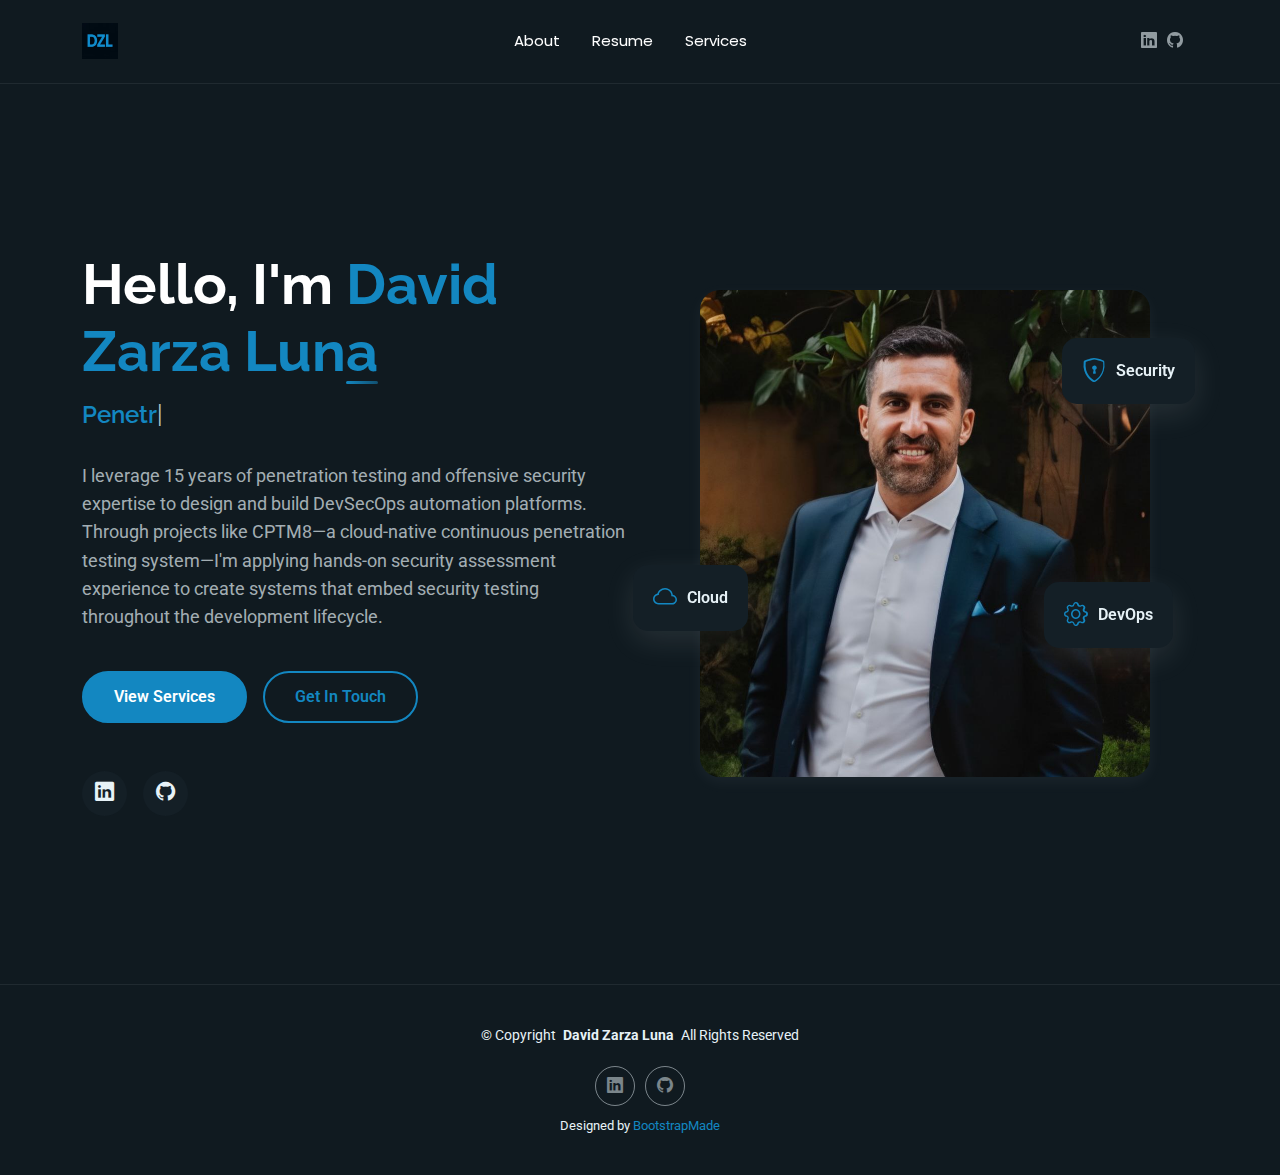
<file: index.html>
<!DOCTYPE html>
<html lang="en">

<head>
  <meta charset="utf-8">
  <meta content="width=device-width, initial-scale=1.0" name="viewport">
  <title>David Zarza Luna - Security Consultant & DevSecOps Engineer</title>
  <meta name="description" content="Security Consultant, DevSecOps Engineer specializing in cloud security, Kubernetes orchestration, penetration testing automation, and CI/CD pipeline hardening. AWS & Azure certified.">
  <meta name="keywords" content="DevSecOps, Cloud Security, Kubernetes, AWS, Azure, Penetration Testing, Security Automation, CI/CD Security, Infrastructure as Code">

  <!-- Favicons -->
  <link href="assets/img/favicon.png" rel="icon">
  <link href="assets/img/apple-touch-icon.png" rel="apple-touch-icon">

  <!-- Fonts -->
  <link href="https://fonts.googleapis.com" rel="preconnect">
  <link href="https://fonts.gstatic.com" rel="preconnect" crossorigin>
  <link href="https://fonts.googleapis.com/css2?family=Roboto:ital,wght@0,100;0,300;0,400;0,500;0,700;0,900;1,100;1,300;1,400;1,500;1,700;1,900&family=Poppins:ital,wght@0,100;0,200;0,300;0,400;0,500;0,600;0,700;0,800;0,900;1,100;1,200;1,300;1,400;1,500;1,600;1,700;1,800;1,900&family=Raleway:ital,wght@0,100;0,200;0,300;0,400;0,500;0,600;0,700;0,800;0,900;1,100;1,200;1,300;1,400;1,500;1,600;1,700;1,800;1,900&display=swap" rel="stylesheet">

  <!-- Vendor CSS Files -->
  <link href="assets/vendor/bootstrap/css/bootstrap.min.css" rel="stylesheet">
  <link href="assets/vendor/bootstrap-icons/bootstrap-icons.css" rel="stylesheet">
  <link href="assets/vendor/aos/aos.css" rel="stylesheet">
  <link href="assets/vendor/swiper/swiper-bundle.min.css" rel="stylesheet">
  <link href="assets/vendor/glightbox/css/glightbox.min.css" rel="stylesheet">

  <!-- Main CSS File -->
  <link href="assets/css/main.css" rel="stylesheet">
</head>

<body class="index-page">

  <header id="header" class="header d-flex align-items-center light-background sticky-top">
    <div class="container position-relative d-flex align-items-center justify-content-between">

      <a href="index.html" class="logo d-flex align-items-center me-auto me-xl-0">
      <img src="assets/img/logo.webp" alt="Home - Index.html">
      </a>

      <nav id="navmenu" class="navmenu">
        <ul>
          <li><a href="about.html">About</a></li>
          <li><a href="resume.html">Resume</a></li>
          <li><a href="services.html">Services</a></li>
        </ul>
        <i class="mobile-nav-toggle d-xl-none bi bi-list"></i>
      </nav>

      <div class="header-social-links">
        <a href="https://www.linkedin.com/in/davidzarzaluna/" class="linkedin" target="_blank" rel="noopener"><i class="bi bi-linkedin"></i></a>
        <a href="https://github.com/deifzar" class="github" target="_blank" rel="noopener"><i class="bi bi-github"></i></a>
      </div>

    </div>
  </header>

  <main class="main">

    <!-- Hero Section -->
    <section id="hero" class="hero section">

      <div class="container" data-aos="fade-up" data-aos-delay="100">

        <div class="row gy-4 align-items-center">
          <div class="col-lg-6 order-2 order-lg-1">
            <div class="hero-content">
              <h1 data-aos="fade-up" data-aos-delay="200">Hello, I'm <span class="highlight">David Zarza Luna</span></h1>
              <h2 data-aos="fade-up" data-aos-delay="300"><span class="typed" data-typed-items="Penetration Tester, DevSecOps Engineer, Cloud Security Specialist, Kubernetes Expert, Security Automation Architect"></span></h2>
              <p data-aos="fade-up" data-aos-delay="400">I leverage 15 years of penetration testing and offensive security expertise to design and build DevSecOps automation platforms. Through projects like CPTM8—a cloud-native continuous penetration testing system—I'm applying hands-on security assessment experience to create systems that embed security testing throughout the development lifecycle.</p>
              <div class="hero-actions" data-aos="fade-up" data-aos-delay="500">
                <a href="services.html" class="btn btn-primary">View Services</a>
                <a href="https://www.linkedin.com/in/davidzarzaluna/" target="_blank" rel="noopener" class="btn btn-outline">Get In Touch</a>
              </div>
              <div class="social-links" data-aos="fade-up" data-aos-delay="600">
                <a href="https://www.linkedin.com/in/davidzarzaluna/" target="_blank" rel="noopener"><i class="bi bi-linkedin"></i></a>
                <a href="https://github.com/deifzar" target="_blank" rel="noopener"><i class="bi bi-github"></i></a>
              </div>
            </div>
          </div>
          <div class="col-lg-6 order-1 order-lg-2">
            <div class="hero-image" data-aos="zoom-in" data-aos-delay="300">
              <div class="image-wrapper">
                <img src="assets/img/profile/web-me-suit-no-tie.jpg" alt="David Zarza Luna - DevSecOps Engineer" class="img-fluid">
                <div class="floating-elements">
                  <div class="floating-card design" data-aos="fade-left" data-aos-delay="700">
                    <i class="bi bi-shield-lock"></i>
                    <span>Security</span>
                  </div>
                  <div class="floating-card code" data-aos="fade-right" data-aos-delay="800">
                    <i class="bi bi-cloud"></i>
                    <span>Cloud</span>
                  </div>
                  <div class="floating-card creativity" data-aos="fade-up" data-aos-delay="900">
                    <i class="bi bi-gear"></i>
                    <span>DevOps</span>
                  </div>
                </div>
              </div>
            </div>
          </div>
        </div>

      </div>

    </section><!-- /Hero Section -->

  </main>

  <footer id="footer" class="footer">

    <div class="container">
      <div class="copyright text-center ">
        <p>© <span>Copyright</span> <strong class="px-1 sitename">David Zarza Luna</strong> <span>All Rights Reserved<br></span></p>
      </div>
      <div class="social-links d-flex justify-content-center">
        <a href="https://www.linkedin.com/in/davidzarzaluna/" target="_blank" rel="noopener"><i class="bi bi-linkedin"></i></a>
        <a href="https://github.com/deifzar" target="_blank" rel="noopener"><i class="bi bi-github"></i></a>
      </div>
      <div class="credits">
        <!-- All the links in the footer should remain intact. -->
        <!-- You can delete the links only if you've purchased the pro version. -->
        <!-- Licensing information: https://bootstrapmade.com/license/ -->
        <!-- Purchase the pro version with working PHP/AJAX contact form: [buy-url] -->
        Designed by <a href="https://bootstrapmade.com/">BootstrapMade</a>
      </div>
    </div>

  </footer>

  <!-- Scroll Top -->
  <a href="#" id="scroll-top" class="scroll-top d-flex align-items-center justify-content-center"><i class="bi bi-arrow-up-short"></i></a>

  <!-- Preloader -->
  <div id="preloader"></div>

  <!-- Vendor JS Files -->
  <script src="assets/vendor/bootstrap/js/bootstrap.bundle.min.js"></script>
  <script src="assets/vendor/php-email-form/validate.js"></script>
  <script src="assets/vendor/aos/aos.js"></script>
  <script src="assets/vendor/typed.js/typed.umd.js"></script>
  <script src="assets/vendor/waypoints/noframework.waypoints.js"></script>
  <script src="assets/vendor/purecounter/purecounter_vanilla.js"></script>
  <script src="assets/vendor/swiper/swiper-bundle.min.js"></script>
  <script src="assets/vendor/imagesloaded/imagesloaded.pkgd.min.js"></script>
  <script src="assets/vendor/isotope-layout/isotope.pkgd.min.js"></script>
  <script src="assets/vendor/glightbox/js/glightbox.min.js"></script>

  <!-- Main JS File -->
  <script src="assets/js/main.js"></script>

</body>

</html>
</file>
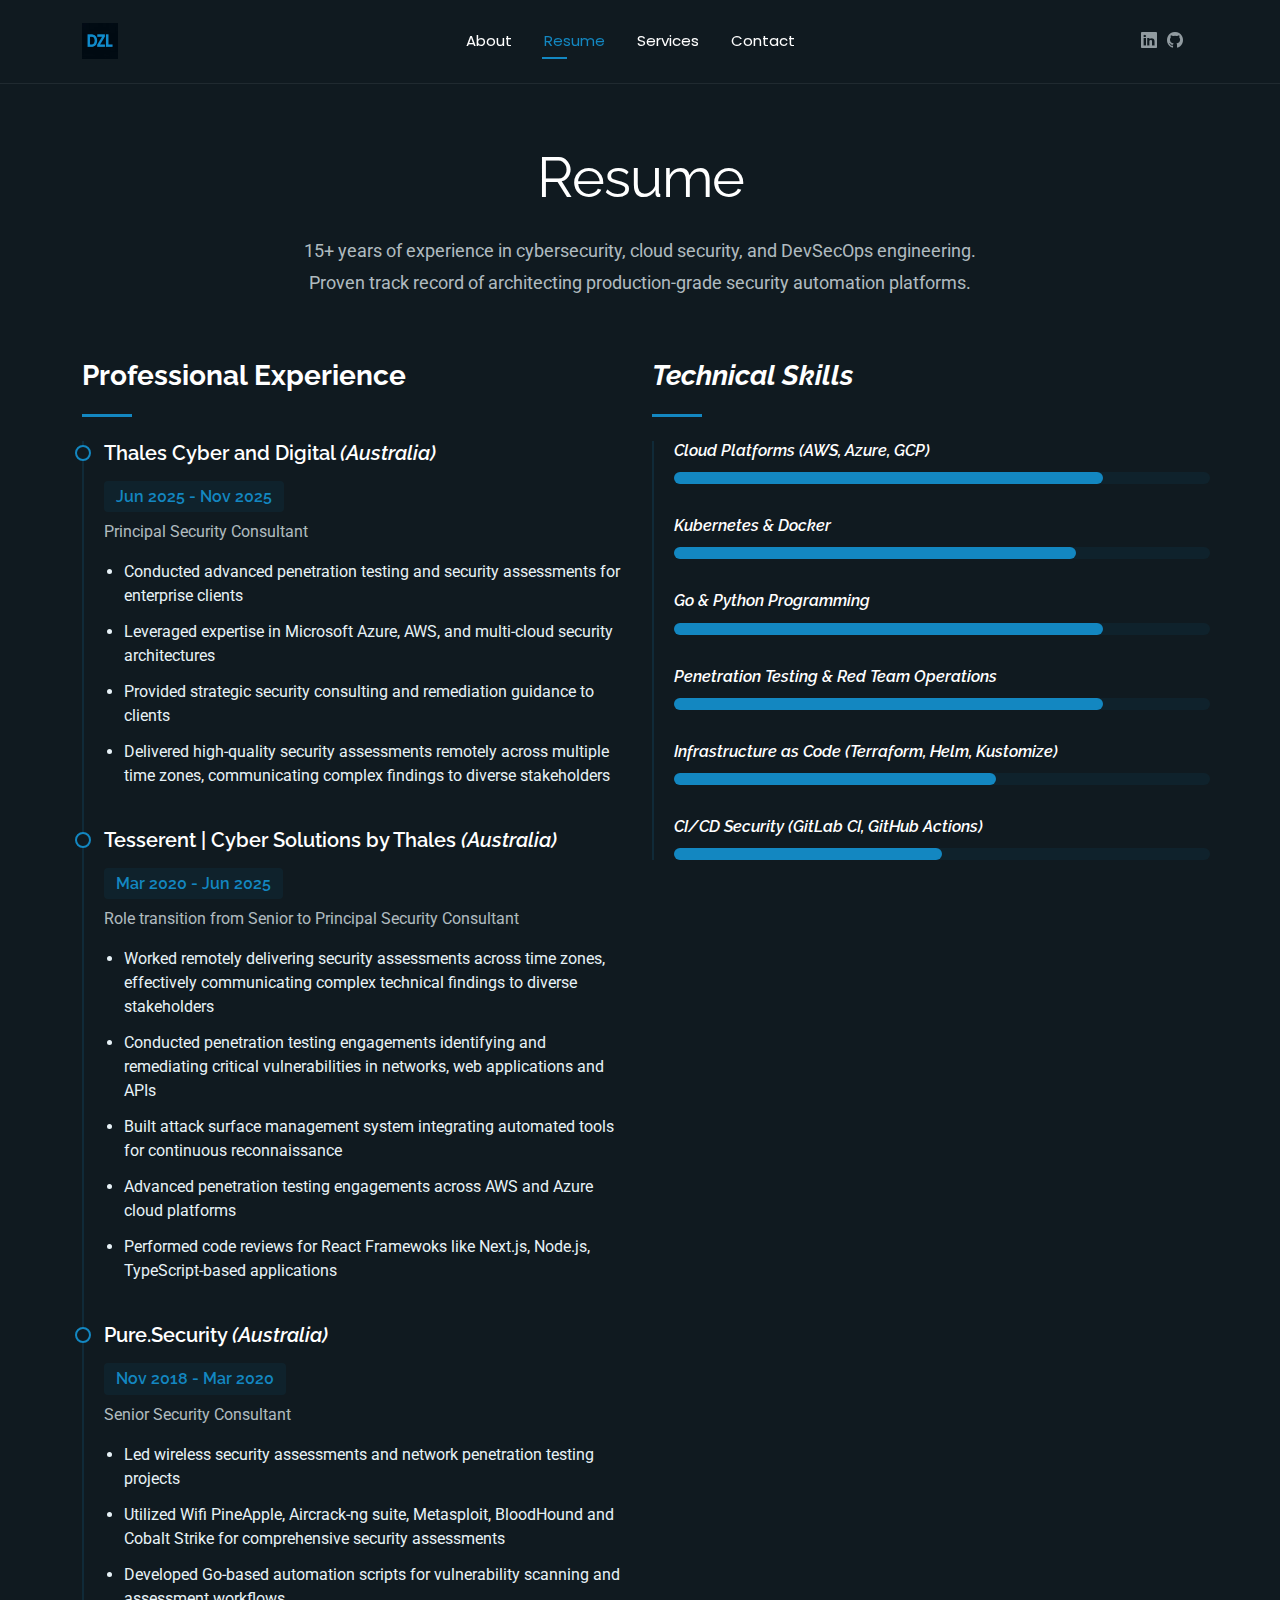
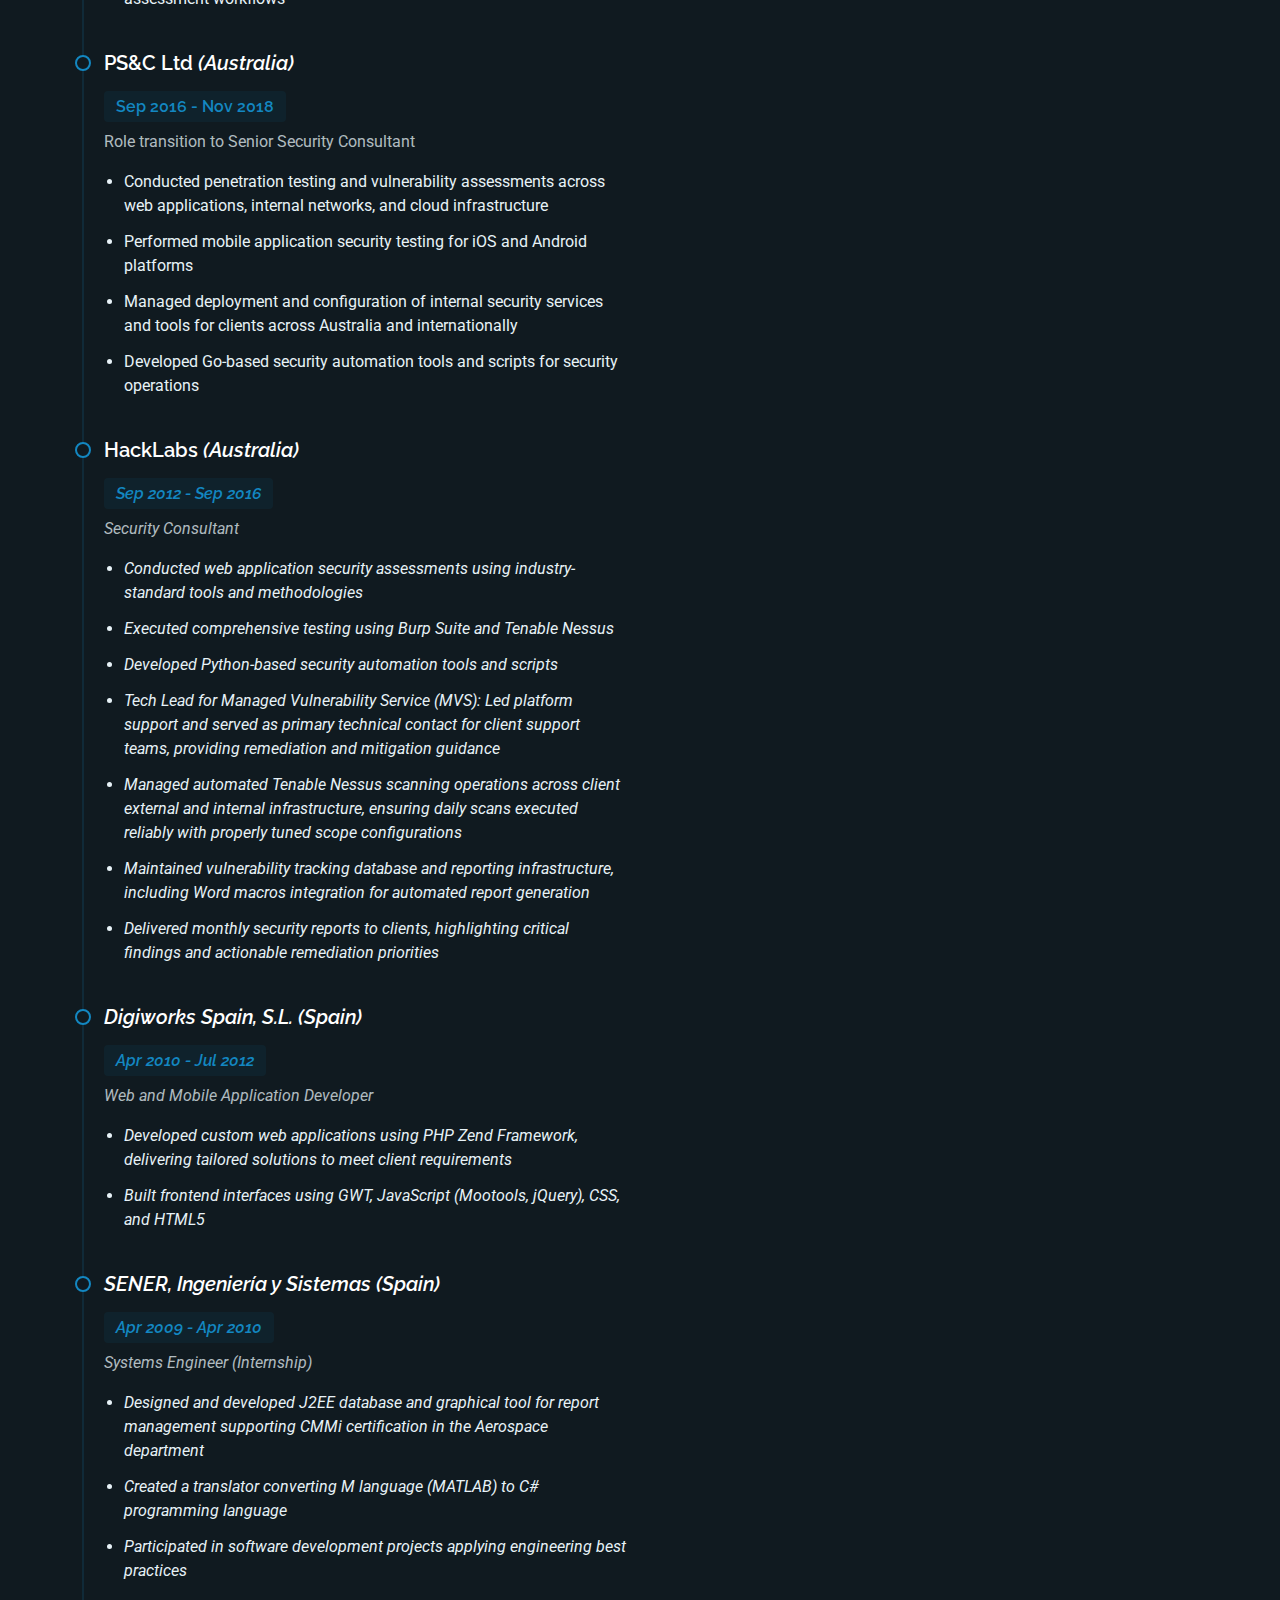
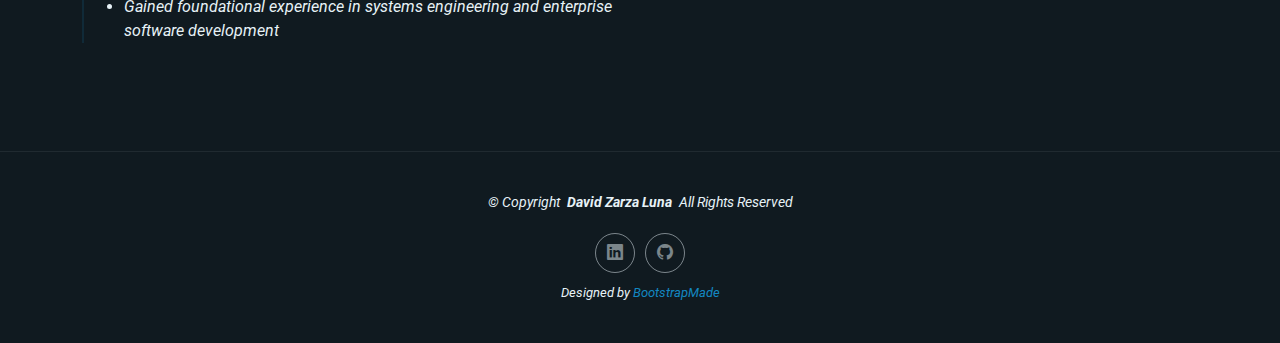
<file: resume.html>
<!DOCTYPE html>
<html lang="en">

<head>
  <meta charset="utf-8">
  <meta content="width=device-width, initial-scale=1.0" name="viewport">
  <title>Resume - David Zarza Luna | DevSecOps Engineer</title>
  <meta name="description" content="Professional resume of David Zarza Luna: DevSecOps Engineer with OSCP, AWS, Azure certifications. 15+ years experience in cloud security and automation.">
  <meta name="keywords" content="Penetration Testing, Red Team Operations, OSCP, CRTO, DevSecOps, Security Automation, Cloud Security, Kubernetes Security, CPTM8">

  <!-- Favicons -->
  <link href="assets/img/favicon.png" rel="icon">
  <link href="assets/img/apple-touch-icon.png" rel="apple-touch-icon">

  <!-- Fonts -->
  <link href="https://fonts.googleapis.com" rel="preconnect">
  <link href="https://fonts.gstatic.com" rel="preconnect" crossorigin>
  <link href="https://fonts.googleapis.com/css2?family=Roboto:ital,wght@0,100;0,300;0,400;0,500;0,700;0,900;1,100;1,300;1,400;1,500;1,700;1,900&family=Poppins:ital,wght@0,100;0,200;0,300;0,400;0,500;0,600;0,700;0,800;0,900;1,100;1,200;1,300;1,400;1,500;1,600;1,700;1,800;1,900&family=Raleway:ital,wght@0,100;0,200;0,300;0,400;0,500;0,600;0,700;0,800;0,900;1,100;1,200;1,300;1,400;1,500;1,600;1,700;1,800;1,900&display=swap" rel="stylesheet">

  <!-- Vendor CSS Files -->
  <link href="assets/vendor/bootstrap/css/bootstrap.min.css" rel="stylesheet">
  <link href="assets/vendor/bootstrap-icons/bootstrap-icons.css" rel="stylesheet">
  <link href="assets/vendor/aos/aos.css" rel="stylesheet">
  <link href="assets/vendor/swiper/swiper-bundle.min.css" rel="stylesheet">
  <link href="assets/vendor/glightbox/css/glightbox.min.css" rel="stylesheet">

  <!-- Main CSS File -->
  <link href="assets/css/main.css" rel="stylesheet">

  <!-- =======================================================
  * Template Name: FolioOne
  * Template URL: https://bootstrapmade.com/folioone-bootstrap-portfolio-website-template/
  * Updated: Aug 23 2025 with Bootstrap v5.3.7
  * Author: BootstrapMade.com
  * License: https://bootstrapmade.com/license/
  ======================================================== -->
</head>

<body class="resume-page">

  <header id="header" class="header d-flex align-items-center light-background sticky-top">
    <div class="container position-relative d-flex align-items-center justify-content-between">

      <a href="index.html" class="logo d-flex align-items-center me-auto me-xl-0">
      <img src="assets/img/logo.webp" alt="Home - Index.html">
      </a>

      <nav id="navmenu" class="navmenu">
        <ul>
          <li><a href="about.html">About</a></li>
          <li><a href="resume.html" class="active">Resume</a></li>
          <li><a href="services.html">Services</a></li>
          <li><a href="https://www.linkedin.com/in/davidzarzaluna/" target="_blank" rel="noopener">Contact</a></li>
        </ul>
        <i class="mobile-nav-toggle d-xl-none bi bi-list"></i>
      </nav>

      <div class="header-social-links">
        <a href="https://www.linkedin.com/in/davidzarzaluna/" class="linkedin" target="_blank" rel="noopener"><i class="bi bi-linkedin"></i></a>
        <a href="https://github.com/deifzar" class="github" target="_blank" rel="noopener"><i class="bi bi-github"></i></a>
      </div>

    </div>
  </header>

  <main class="main">

    <!-- Resume Section -->
    <section id="resume" class="resume section">

      <!-- Section Title -->
      <div class="container section-title" data-aos="fade-up">
        <h2>Resume</h2>
        <p>15+ years of experience in cybersecurity, cloud security, and DevSecOps engineering. Proven track record of architecting production-grade security automation platforms.</p>
      </div><!-- End Section Title -->

      <div class="container" data-aos="fade-up" data-aos-delay="100">

        <div class="row">
          <div class="col-lg-6">
            <!-- Experience Section -->
            <div class="resume-item" data-aos="fade-up" data-aos-delay="100">
              <h3 class="resume-title">Professional Experience</h3>

              <div class="resume-content">
                <article class="experience-item">
                  <h4>Thales Cyber and Digital <em>(Australia)</em></h4>
                  <h5>Jun 2025 - Nov 2025</h5>
                  <p class="company">Principal Security Consultant</p>
                  <ul>
                    <li>Conducted advanced penetration testing and security assessments for enterprise clients</li>
                    <li>Leveraged expertise in Microsoft Azure, AWS, and multi-cloud security architectures</li>
                    <li>Provided strategic security consulting and remediation guidance to clients</li>
                    <li>Delivered high-quality security assessments remotely across multiple time zones, communicating complex findings to diverse stakeholders</li>
                  </ul>
                </article>

                <article class="experience-item">
                  <h4>Tesserent | Cyber Solutions by Thales <em>(Australia)</em></h4>
                  <h5>Mar 2020 - Jun 2025</h5>
                  <p class="company">Role transition from Senior to Principal Security Consultant</em></p>
                  <ul>
                    <li>Worked remotely delivering security assessments across time zones, effectively communicating complex technical findings to diverse stakeholders</li>
                    <li>Conducted penetration testing engagements identifying and remediating critical vulnerabilities in networks, web applications and APIs</li>
                    <li>Built attack surface management system integrating automated tools for continuous reconnaissance</li>
                    <li>Advanced penetration testing engagements across AWS and Azure cloud platforms</li>
                    <li>Performed code reviews for React Framewoks like Next.js, Node.js, TypeScript-based applications</li>
                  </ul>
                </article>


                <article class="experience-item">
                  <h4>Pure.Security <em>(Australia)</em></h4>
                  <h5>Nov 2018 - Mar 2020</h5>
                  <p class="company">Senior Security Consultant</p>
                  <ul>
                    <li>Led wireless security assessments and network penetration testing projects</li>
                    <li>Utilized Wifi PineApple, Aircrack-ng suite, Metasploit, BloodHound and Cobalt Strike for comprehensive security assessments</li>
                    <li>Developed Go-based automation scripts for vulnerability scanning and assessment workflows</li>
                  </ul>
                </article>

                <article class="experience-item">
                  <h4>PS&C Ltd <em>(Australia)</em></h4>
                  <h5>Sep 2016 - Nov 2018</h5>
                  <p class="company">Role transition to Senior Security Consultant</p>
                  <ul>
                    <li>Conducted penetration testing and vulnerability assessments across web applications, internal networks, and cloud infrastructure</li>
                    <li>Performed mobile application security testing for iOS and Android platforms</li>
                    <li>Managed deployment and configuration of internal security services and tools for clients across Australia and internationally</li>
                    <li>Developed Go-based security automation tools and scripts for security operations</li>
                  </ul>
                </article>

                <article class="experience-item">
                  <h4>HackLabs <em>(Australia)</h4>
                  <h5>Sep 2012 - Sep 2016</h5>
                  <p class="company">Security Consultant</p>
                  <ul>
                    <li>Conducted web application security assessments using industry-standard tools and methodologies</li>
                    <li>Executed comprehensive testing using Burp Suite and Tenable Nessus</li>
                    <li>Developed Python-based security automation tools and scripts</li>
                    <li>Tech Lead for Managed Vulnerability Service (MVS):</strong> Led platform support and served as primary technical contact for client support teams, providing remediation and mitigation guidance</li>
                    <li>Managed automated Tenable Nessus scanning operations across client external and internal infrastructure, ensuring daily scans executed reliably with properly tuned scope configurations</li>
                    <li>Maintained vulnerability tracking database and reporting infrastructure, including Word macros integration for automated report generation</li>
                    <li>Delivered monthly security reports to clients, highlighting critical findings and actionable remediation priorities</li>
                  </ul>
                </article>

                <article class="experience-item">
                  <h4>Digiworks Spain, S.L. <em>(Spain)</em></h4>
                  <h5>Apr 2010 - Jul 2012</h5>
                  <p class="company">Web and Mobile Application Developer</p>
                  <ul>
                    <li>Developed custom web applications using PHP Zend Framework, delivering tailored solutions to meet client requirements</li>
                    <li>Built frontend interfaces using GWT, JavaScript (Mootools, jQuery), CSS, and HTML5</li>
                  </ul>
                </article>

                <article class="experience-item">
                  <h4>SENER, Ingeniería y Sistemas <em>(Spain)</em></h4>
                  <h5>Apr 2009 - Apr 2010</h5>
                  <p class="company">Systems Engineer (Internship)</p>
                  <ul>
                    <li>Designed and developed J2EE database and graphical tool for report management supporting CMMi certification in the Aerospace department</li>
                    <li>Created a translator converting M language (MATLAB) to C# programming language</li>
                    <li>Participated in software development projects applying engineering best practices</li>
                    <li>Gained foundational experience in systems engineering and enterprise software development</li>
                  </ul>
                </article>
              </div>
            </div><!-- End Experience Section -->
          </div>

          <div class="col-lg-6">
            <!-- Technical Skills Section -->
            <div class="resume-item skills-animation" data-aos="fade-up" data-aos-delay="200">
              <h3 class="resume-title">Technical Skills</h3>

              <div class="resume-content">
                <div class="skill-item">
                  <h4>Cloud Platforms (AWS, Azure, GCP)</h4>
                  <div class="progress">
                    <div class="progress-bar" role="progressbar" aria-valuenow="80" aria-valuemin="0" aria-valuemax="100"></div>
                  </div>
                </div>

                <div class="skill-item">
                  <h4>Kubernetes & Docker</h4>
                  <div class="progress">
                    <div class="progress-bar" role="progressbar" aria-valuenow="75" aria-valuemin="0" aria-valuemax="100"></div>
                  </div>
                </div>

                <div class="skill-item">
                  <h4>Go & Python Programming</h4>
                  <div class="progress">
                    <div class="progress-bar" role="progressbar" aria-valuenow="80" aria-valuemin="0" aria-valuemax="100"></div>
                  </div>
                </div>

                <div class="skill-item">
                  <h4>Penetration Testing & Red Team Operations</h4>
                  <div class="progress">
                    <div class="progress-bar" role="progressbar" aria-valuenow="80" aria-valuemin="0" aria-valuemax="100"></div>
                  </div>
                </div>

                <div class="skill-item">
                  <h4>Infrastructure as Code (Terraform, Helm, Kustomize)</h4>
                  <div class="progress">
                    <div class="progress-bar" role="progressbar" aria-valuenow="60" aria-valuemin="0" aria-valuemax="100"></div>
                  </div>
                </div>

                <div class="skill-item">
                  <h4>CI/CD Security (GitLab CI, GitHub Actions)</h4>
                  <div class="progress">
                    <div class="progress-bar" role="progressbar" aria-valuenow="50" aria-valuemin="0" aria-valuemax="100"></div>
                  </div>
                </div>
              </div>
            </div><!-- End Technical Skills Section -->

            <!-- Certifications Section -->
            <div class="resume-item" data-aos="fade-up">
              <h3 class="resume-title">Certifications</h3>

              <div class="resume-content">
                <article class="education-item">
                  <h4>CREST Registered Penetration Tester (CRT)</h4>
                  <h5>Issued Jun 2016</h5>
                  <p class="institution"><em>CREST Australia New Zealand Ltd</em></p>
                  <p>Internationally recognized credential demonstrating practical competency in penetration testing and vulnerability assessment across infrastructure, web applications, and network analysis.</p>
                </article>

                <article class="education-item">
                  <h4>Offensive Security Certified Professional (OSCP)</h4>
                  <h5>Issued Nov 2015</h5>
                  <p class="institution"><em>Offensive Security</em></p>
                  <p>Elite penetration testing certification requiring 24-hour hands-on exam. Demonstrates advanced exploitation and privilege escalation skills.</p>
                </article>

                <article class="education-item">
                  <h4>Certified Red Team Operator (CRTO)</h4>
                  <h5>Issued Nov 2024</h5>
                  <p class="institution"><em>Zero-Point Security</em></p>
                  <p>Advanced red team operations, adversary simulation, and enterprise network compromise techniques.</p>
                </article>

                <article class="education-item">
                  <h4>AWS Certified Security - Specialty</h4>
                  <h5>Issued Dec 2021</h5>
                  <p class="institution"><em>Amazon Web Services</em></p>
                  <p>Deep expertise in securing AWS cloud infrastructure, identity management, logging, and compliance.</p>
                </article>

                <article class="education-item">
                  <h4>Microsoft Certified: Azure Security Engineer Associate</h4>
                  <h5>Issued Jun 2023</h5>
                  <p class="institution"><em>Microsoft</em></p>
                  <p>Implementing security controls, maintaining security posture, and identifying vulnerabilities in Azure.</p>
                </article>
              </div>
            </div><!-- End Certifications Section -->

            <!-- Education Section -->
            <div class="resume-item" data-aos="fade-up">
              <h3 class="resume-title">Education</h3>

              <div class="resume-content">
                <article class="education-item">
                  <h4>Master's Degree in Information Security</h4>
                  <h5>2011 - 2012</h5>
                  <p class="institution"><em>Universidad Politécnica de Madrid, Spain</em></p>
                  <p>10th edition Master's programme organized by the Association of Computer Engineers and Technical Computer Engineers (ALI)</p>
                  <p>Analysis of the state and maneuverability capacity in the face of risks that information systems may be exposed to: auditing, control, information security, business continuity plan, risk management, control, asset management, contingency plan, IT compliance, IT governance.</p>
                  <p>Preparation of Master's Thesis: "Vulnerability and effective controls in mobility" supervised by Isidoro Plaza Mena (Head of Global Projects Area at Afina)</p>
                </article>

                <article class="education-item">
                  <h4>Diploma in Technical Computer Systems Engineering</h4>
                  <h5>2003 - 2009</h5>
                  <p class="institution"><em>Universidad Politécnica de Madrid, Spain</em></p>
                  <p>The Technical Computer Engineering in Systems diploma is structured over three years with a total course load of 258 CREDITS. A qualification that specifically provides expertise in networking, telecommunications, and software with the ability to lead project development and adapt efficiently to a rapidly evolving environment.</p>
                </article>
              </div>
            </div><!-- End Education Section -->
          </div>
        </div>

      </div>

    </section><!-- /Resume Section -->

  </main>

  <footer id="footer" class="footer">

    <div class="container">
      <div class="copyright text-center ">
        <p>© <span>Copyright</span> <strong class="px-1 sitename">David Zarza Luna</strong> <span>All Rights Reserved<br></span></p>
      </div>
      <div class="social-links d-flex justify-content-center">
        <a href="https://www.linkedin.com/in/davidzarzaluna/" target="_blank" rel="noopener"><i class="bi bi-linkedin"></i></a>
        <a href="https://github.com/deifzar" target="_blank" rel="noopener"><i class="bi bi-github"></i></a>
      </div>
      <div class="credits">
        <!-- All the links in the footer should remain intact. -->
        <!-- You can delete the links only if you've purchased the pro version. -->
        <!-- Licensing information: https://bootstrapmade.com/license/ -->
        <!-- Purchase the pro version with working PHP/AJAX contact form: [buy-url] -->
        Designed by <a href="https://bootstrapmade.com/">BootstrapMade</a>
      </div>
    </div>

  </footer>

  <!-- Scroll Top -->
  <a href="#" id="scroll-top" class="scroll-top d-flex align-items-center justify-content-center"><i class="bi bi-arrow-up-short"></i></a>

  <!-- Preloader -->
  <div id="preloader"></div>

  <!-- Vendor JS Files -->
  <script src="assets/vendor/bootstrap/js/bootstrap.bundle.min.js"></script>
  <script src="assets/vendor/php-email-form/validate.js"></script>
  <script src="assets/vendor/aos/aos.js"></script>
  <script src="assets/vendor/typed.js/typed.umd.js"></script>
  <script src="assets/vendor/waypoints/noframework.waypoints.js"></script>
  <script src="assets/vendor/purecounter/purecounter_vanilla.js"></script>
  <script src="assets/vendor/swiper/swiper-bundle.min.js"></script>
  <script src="assets/vendor/imagesloaded/imagesloaded.pkgd.min.js"></script>
  <script src="assets/vendor/isotope-layout/isotope.pkgd.min.js"></script>
  <script src="assets/vendor/glightbox/js/glightbox.min.js"></script>

  <!-- Main JS File -->
  <script src="assets/js/main.js"></script>

</body>

</html>
</file>
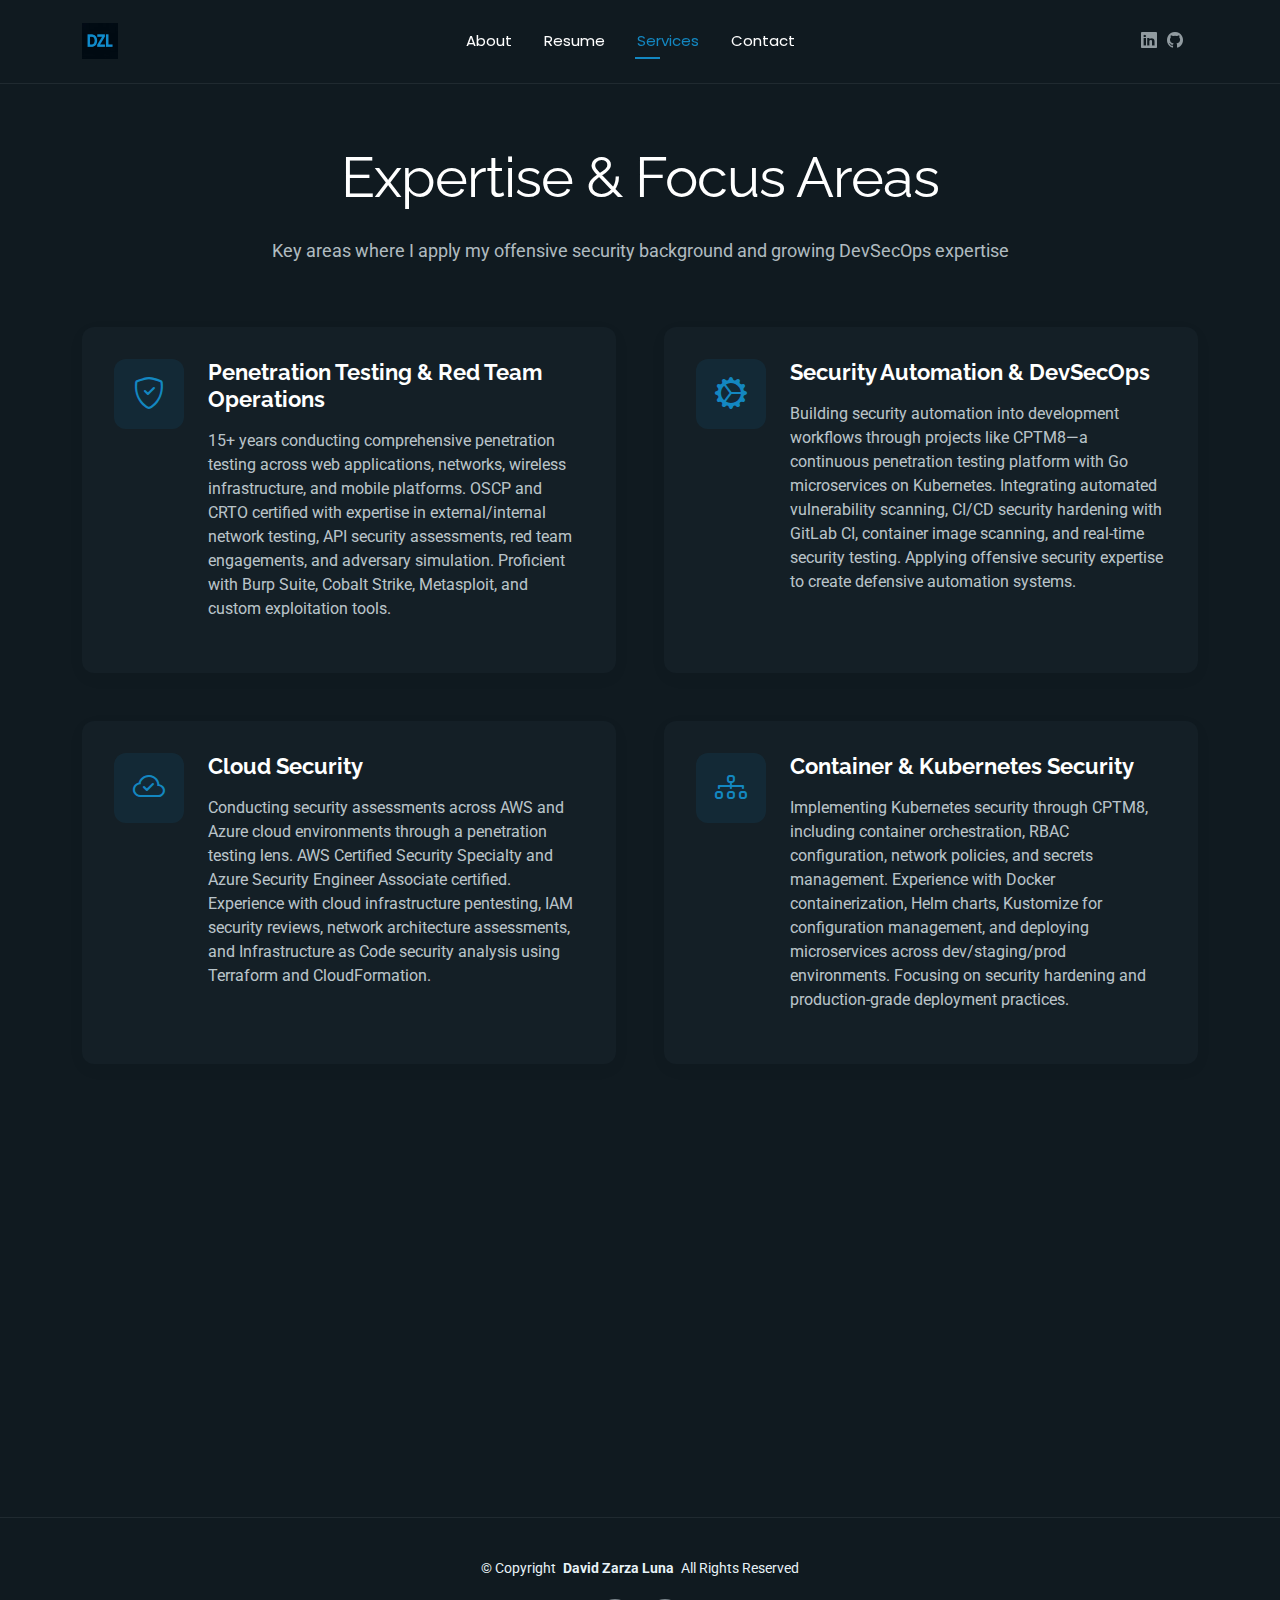
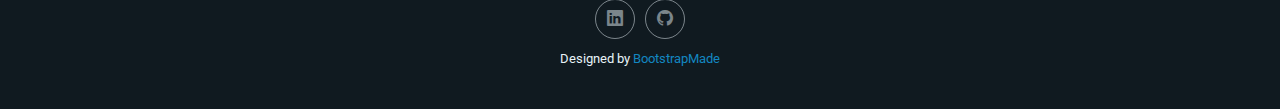
<file: services.html>
<!DOCTYPE html>
<html lang="en">

<head>
  <meta charset="utf-8">
  <meta content="width=device-width, initial-scale=1.0" name="viewport">
  <title>Services - David Zarza Luna | Security Expertise & Technical Focus Areas</title>
  <meta name="description" content="Core expertise in penetration testing, offensive security, and security automation. OSCP & CRTO certified with 15+ years experience, transitioning into DevSecOps and security architecture.">
  <meta name="keywords" content="Penetration Testing, Red Team Operations, OSCP, CRTO, DevSecOps, Security Automation, Cloud Security, Kubernetes Security, CPTM8">

  <!-- Favicons -->
  <link href="assets/img/favicon.png" rel="icon">
  <link href="assets/img/apple-touch-icon.png" rel="apple-touch-icon">

  <!-- Fonts -->
  <link href="https://fonts.googleapis.com" rel="preconnect">
  <link href="https://fonts.gstatic.com" rel="preconnect" crossorigin>
  <link href="https://fonts.googleapis.com/css2?family=Roboto:ital,wght@0,100;0,300;0,400;0,500;0,700;0,900;1,100;1,300;1,400;1,500;1,700;1,900&family=Poppins:ital,wght@0,100;0,200;0,300;0,400;0,500;0,600;0,700;0,800;0,900;1,100;1,200;1,300;1,400;1,500;1,600;1,700;1,800;1,900&family=Raleway:ital,wght@0,100;0,200;0,300;0,400;0,500;0,600;0,700;0,800;0,900;1,100;1,200;1,300;1,400;1,500;1,600;1,700;1,800;1,900&display=swap" rel="stylesheet">

  <!-- Vendor CSS Files -->
  <link href="assets/vendor/bootstrap/css/bootstrap.min.css" rel="stylesheet">
  <link href="assets/vendor/bootstrap-icons/bootstrap-icons.css" rel="stylesheet">
  <link href="assets/vendor/aos/aos.css" rel="stylesheet">
  <link href="assets/vendor/swiper/swiper-bundle.min.css" rel="stylesheet">
  <link href="assets/vendor/glightbox/css/glightbox.min.css" rel="stylesheet">

  <!-- Main CSS File -->
  <link href="assets/css/main.css" rel="stylesheet">

</head>

<body class="services-page">

  <header id="header" class="header d-flex align-items-center light-background sticky-top">
    <div class="container position-relative d-flex align-items-center justify-content-between">

      <a href="index.html" class="logo d-flex align-items-center me-auto me-xl-0">
      <img src="assets/img/logo.webp" alt="Home - Index.html">
      </a>

      <nav id="navmenu" class="navmenu">
        <ul>
          <li><a href="about.html">About</a></li>
          <li><a href="resume.html">Resume</a></li>
          <li><a href="services.html" class="active">Services</a></li>
          <li><a href="https://www.linkedin.com/in/davidzarzaluna/" target="_blank" rel="noopener">Contact</a></li>
        </ul>
        <i class="mobile-nav-toggle d-xl-none bi bi-list"></i>
      </nav>

      <div class="header-social-links">
        <a href="https://www.linkedin.com/in/davidzarzaluna/" class="linkedin" target="_blank" rel="noopener"><i class="bi bi-linkedin"></i></a>
        <a href="https://github.com/deifzar" class="github" target="_blank" rel="noopener"><i class="bi bi-github"></i></a>
      </div>

    </div>
  </header>

  <main class="main">

    <!-- Services Section -->
    <section id="services" class="services section">

      <!-- Section Title -->
      <div class="container section-title" data-aos="fade-up">
        <h2>Expertise & Focus Areas</h2>
        <p>Key areas where I apply my offensive security background and growing DevSecOps expertise</p>
      </div><!-- End Section Title -->

      <div class="container" data-aos="fade-up" data-aos-delay="100">

        <div class="row justify-content-center g-5">

          <div class="col-md-6" data-aos="fade-right" data-aos-delay="100">
            <div class="service-item">
              <div class="service-icon">
                <i class="bi bi-shield-check"></i>
              </div>
              <div class="service-content">
                <h3>Penetration Testing & Red Team Operations</h3>
                <p>15+ years conducting comprehensive penetration testing across web applications, networks, wireless infrastructure, and mobile platforms. OSCP and CRTO certified with expertise in external/internal network testing, API security assessments, red team engagements, and adversary simulation. Proficient with Burp Suite, Cobalt Strike, Metasploit, and custom exploitation tools.</p>
              </div>
            </div>
          </div><!-- End Service Item -->

          <div class="col-md-6" data-aos="fade-left" data-aos-delay="100">
            <div class="service-item">
              <div class="service-icon">
                <i class="bi bi-gear-wide-connected"></i>
              </div>
              <div class="service-content">
                <h3>Security Automation & DevSecOps</h3>
                <p>Building security automation into development workflows through projects like CPTM8—a continuous penetration testing platform with Go microservices on Kubernetes. Integrating automated vulnerability scanning, CI/CD security hardening with GitLab CI, container image scanning, and real-time security testing. Applying offensive security expertise to create defensive automation systems.</p>
              </div>
            </div>
          </div><!-- End Service Item -->

          <div class="col-md-6" data-aos="fade-right" data-aos-delay="200">
            <div class="service-item">
              <div class="service-icon">
                <i class="bi bi-cloud-check"></i>
              </div>
              <div class="service-content">
                <h3>Cloud Security</h3>
                <p>Conducting security assessments across AWS and Azure cloud environments through a penetration testing lens. AWS Certified Security Specialty and Azure Security Engineer Associate certified. Experience with cloud infrastructure pentesting, IAM security reviews, network architecture assessments, and Infrastructure as Code security analysis using Terraform and CloudFormation.</p>
              </div>
            </div>
          </div><!-- End Service Item -->

          <div class="col-md-6" data-aos="fade-left" data-aos-delay="200">
            <div class="service-item">
              <div class="service-icon">
                <i class="bi bi-diagram-3"></i>
              </div>
              <div class="service-content">
                <h3>Container & Kubernetes Security</h3>
                <p>Implementing Kubernetes security through CPTM8, including container orchestration, RBAC configuration, network policies, and secrets management. Experience with Docker containerization, Helm charts, Kustomize for configuration management, and deploying microservices across dev/staging/prod environments. Focusing on security hardening and production-grade deployment practices.</p>
              </div>
            </div>
          </div><!-- End Service Item -->

          <div class="col-md-6" data-aos="fade-right" data-aos-delay="300">
            <div class="service-item">
              <div class="service-icon">
                <i class="bi bi-tools"></i>
              </div>
              <div class="service-content">
                <h3>Security Tool Integration & Attack Surface Management</h3>
                <p>Building automated reconnaissance and vulnerability scanning workflows by integrating security tools into unified platforms. CPTM8 incorporates Subfinder, DNSx, Naabu, Katana, Nuclei, and Nmap for continuous attack surface discovery. Developing Go-based microservices for security automation, with RabbitMQ orchestration and PostgreSQL/MongoDB for data persistence.</p>
              </div>
            </div>
          </div><!-- End Service Item -->

          <div class="col-md-6" data-aos="fade-left" data-aos-delay="300">
            <div class="service-item">
              <div class="service-icon">
                <i class="bi bi-code-square"></i>
              </div>
              <div class="service-content">
                <h3>Programming & Scripting</h3>
                <p>Developing security tools and automation in Go and Python. Built CPTM8's 8+ microservices architecture in Go with clean separation of concerns. Experience creating penetration testing scripts, automation frameworks, API integrations, and web applications. Strong foundation in system programming, concurrent processing, and building production-grade software with proper error handling and logging.</p>
              </div>
            </div>
          </div><!-- End Service Item -->

        </div>

      </div>

    </section><!-- /Services Section -->

  </main>

  <footer id="footer" class="footer">

    <div class="container">
      <div class="copyright text-center ">
        <p>© <span>Copyright</span> <strong class="px-1 sitename">David Zarza Luna</strong> <span>All Rights Reserved<br></span></p>
      </div>
      <div class="social-links d-flex justify-content-center">
        <a href="https://www.linkedin.com/in/davidzarzaluna/" target="_blank" rel="noopener"><i class="bi bi-linkedin"></i></a>
        <a href="https://github.com/deifzar" target="_blank" rel="noopener"><i class="bi bi-github"></i></a>
      </div>
      <div class="credits">
        <!-- All the links in the footer should remain intact. -->
        <!-- You can delete the links only if you've purchased the pro version. -->
        <!-- Licensing information: https://bootstrapmade.com/license/ -->
        <!-- Purchase the pro version with working PHP/AJAX contact form: [buy-url] -->
        Designed by <a href="https://bootstrapmade.com/">BootstrapMade</a>
      </div>
    </div>

  </footer>

  <!-- Scroll Top -->
  <a href="#" id="scroll-top" class="scroll-top d-flex align-items-center justify-content-center"><i class="bi bi-arrow-up-short"></i></a>

  <!-- Preloader -->
  <div id="preloader"></div>

  <!-- Vendor JS Files -->
  <script src="assets/vendor/bootstrap/js/bootstrap.bundle.min.js"></script>
  <script src="assets/vendor/php-email-form/validate.js"></script>
  <script src="assets/vendor/aos/aos.js"></script>
  <script src="assets/vendor/typed.js/typed.umd.js"></script>
  <script src="assets/vendor/waypoints/noframework.waypoints.js"></script>
  <script src="assets/vendor/purecounter/purecounter_vanilla.js"></script>
  <script src="assets/vendor/swiper/swiper-bundle.min.js"></script>
  <script src="assets/vendor/imagesloaded/imagesloaded.pkgd.min.js"></script>
  <script src="assets/vendor/isotope-layout/isotope.pkgd.min.js"></script>
  <script src="assets/vendor/glightbox/js/glightbox.min.js"></script>

  <!-- Main JS File -->
  <script src="assets/js/main.js"></script>

</body>

</html>
</file>
<file: assets/css/main.css>
/**
* Template Name: FolioOne
* Template URL: https://bootstrapmade.com/folioone-bootstrap-portfolio-website-template/
* Updated: Aug 23 2025 with Bootstrap v5.3.7
* Author: BootstrapMade.com
* License: https://bootstrapmade.com/license/
*/

/*--------------------------------------------------------------
# Font & Color Variables
# Help: https://bootstrapmade.com/color-system/
--------------------------------------------------------------*/
/* Fonts */
:root {
  --default-font: "Roboto",  system-ui, -apple-system, "Segoe UI", Roboto, "Helvetica Neue", Arial, "Noto Sans", "Liberation Sans", sans-serif, "Apple Color Emoji", "Segoe UI Emoji", "Segoe UI Symbol", "Noto Color Emoji";
  --heading-font: "Raleway",  sans-serif;
  --nav-font: "Poppins",  sans-serif;
}

/* Global Colors - The following color variables are used throughout the website. Updating them here will change the color scheme of the entire website */
:root { 
  --background-color: #101a20; /* Background color for the entire website, including individual sections */
  --default-color: #e7f2f7; /* Default color used for the majority of the text content across the entire website */
  --heading-color: #ffffff; /* Color for headings, subheadings and title throughout the website */
  --accent-color: #1387c1; /* Accent color that represents your brand on the website. It's used for buttons, links, and other elements that need to stand out */
  --surface-color: #141f26; /* The surface color is used as a background of boxed elements within sections, such as cards, icon boxes, or other elements that require a visual separation from the global background. */
  --contrast-color: #ffffff; /* Contrast color for text, ensuring readability against backgrounds of accent, heading, or default colors. */
}

/* Nav Menu Colors - The following color variables are used specifically for the navigation menu. They are separate from the global colors to allow for more customization options */
:root {
  --nav-color: #ffffff;  /* The default color of the main navmenu links */
  --nav-hover-color: #1387c1; /* Applied to main navmenu links when they are hovered over or active */
  --nav-mobile-background-color: #213642; /* Used as the background color for mobile navigation menu */
  --nav-dropdown-background-color: #051117; /* Used as the background color for dropdown items that appear when hovering over primary navigation items */
  --nav-dropdown-color: #e7f2f7; /* Used for navigation links of the dropdown items in the navigation menu. */
  --nav-dropdown-hover-color: #1387c1; /* Similar to --nav-hover-color, this color is applied to dropdown navigation links when they are hovered over. */
}

/* Color Presets - These classes override global colors when applied to any section or element, providing reuse of the sam color scheme. */

.light-background {
  --background-color: #142027;
  --surface-color: #325264;
}

.dark-background {
  --background-color: #0b1419;
  --default-color: #ffffff;
  --heading-color: #ffffff;
  --surface-color: #252525;
  --contrast-color: #ffffff;
}

/* Smooth scroll */
:root {
  scroll-behavior: smooth;
}

/*--------------------------------------------------------------
# General Styling & Shared Classes
--------------------------------------------------------------*/
body {
  color: var(--default-color);
  background-color: var(--background-color);
  font-family: var(--default-font);
}

a {
  color: var(--accent-color);
  text-decoration: none;
  transition: 0.3s;
}

a:hover {
  color: color-mix(in srgb, var(--accent-color), transparent 25%);
  text-decoration: none;
}

h1,
h2,
h3,
h4,
h5,
h6 {
  color: var(--heading-color);
  font-family: var(--heading-font);
}

/* PHP Email Form Messages
------------------------------*/
.php-email-form .error-message {
  display: none;
  background: #df1529;
  color: #ffffff;
  text-align: left;
  padding: 15px;
  margin-bottom: 24px;
  font-weight: 600;
}

.php-email-form .sent-message {
  display: none;
  color: #ffffff;
  background: #059652;
  text-align: center;
  padding: 15px;
  margin-bottom: 24px;
  font-weight: 600;
}

.php-email-form .loading {
  display: none;
  background: var(--surface-color);
  text-align: center;
  padding: 15px;
  margin-bottom: 24px;
}

.php-email-form .loading:before {
  content: "";
  display: inline-block;
  border-radius: 50%;
  width: 24px;
  height: 24px;
  margin: 0 10px -6px 0;
  border: 3px solid var(--accent-color);
  border-top-color: var(--surface-color);
  animation: php-email-form-loading 1s linear infinite;
}

@keyframes php-email-form-loading {
  0% {
    transform: rotate(0deg);
  }

  100% {
    transform: rotate(360deg);
  }
}

/*--------------------------------------------------------------
# Global Header
--------------------------------------------------------------*/
.header {
  --background-color: rgba(255, 255, 255, 0);
  color: var(--default-color);
  background-color: var(--background-color);
  padding: 15px 0;
  transition: all 0.5s;
  z-index: 997;
  border-bottom: 1px solid color-mix(in srgb, var(--default-color), transparent 92%);
}

.header .logo {
  line-height: 1;
}

.header .logo img {
  max-height: 36px;
  margin-right: 8px;
}

.header .logo h1 {
  font-size: 32px;
  margin: 0;
  font-weight: 400;
  color: var(--heading-color);
}

.header .header-social-links {
  padding-right: 15px;
}

.header .header-social-links a {
  color: color-mix(in srgb, var(--default-color), transparent 40%);
  padding-left: 6px;
  display: inline-block;
  transition: 0.3s;
  font-size: 16px;
}

.header .header-social-links a:hover {
  color: var(--default-color);
}

.header .header-social-links a i {
  line-height: 0px;
}

@media (max-width: 1200px) {
  .header .logo {
    order: 1;
  }

  .header .header-social-links {
    order: 2;
  }

  .header .navmenu {
    order: 3;
  }
}

/* Global Header on Scroll
------------------------------*/
.scrolled .header {
  --background-color: rgba(16, 26, 32, 0.9);
}

/*--------------------------------------------------------------
# Navigation Menu
--------------------------------------------------------------*/
/* Desktop Navigation */
@media (min-width: 1200px) {
  .navmenu {
    padding: 0;
  }

  .navmenu ul {
    margin: 0;
    padding: 0;
    display: flex;
    list-style: none;
    align-items: center;
  }

  .navmenu li {
    position: relative;
  }

  .navmenu>ul>li {
    white-space: nowrap;
    padding: 15px 28px 15px 0;
  }

  .navmenu>ul>li:last-child {
    padding-right: 0;
  }

  .navmenu a,
  .navmenu a:focus {
    color: var(--nav-color);
    font-size: 15px;
    padding: 0 2px;
    font-family: var(--nav-font);
    font-weight: 400;
    display: flex;
    align-items: center;
    justify-content: space-between;
    white-space: nowrap;
    transition: 0.3s;
    position: relative;
  }

  .navmenu a i,
  .navmenu a:focus i {
    font-size: 12px;
    line-height: 0;
    margin-left: 5px;
    transition: 0.3s;
  }

  .navmenu>ul>li>a:before {
    content: "";
    position: absolute;
    height: 2px;
    bottom: -6px;
    left: 0;
    background-color: var(--nav-hover-color);
    visibility: hidden;
    width: 0px;
    transition: all 0.3s ease-in-out 0s;
  }

  .navmenu a:hover:before,
  .navmenu li:hover>a:before,
  .navmenu .active:before {
    visibility: visible;
    width: 25px;
  }

  .navmenu li:hover>a,
  .navmenu .active,
  .navmenu .active:focus {
    color: var(--nav-hover-color);
  }

  .navmenu .dropdown ul {
    margin: 0;
    padding: 10px 0;
    background: var(--nav-dropdown-background-color);
    display: block;
    position: absolute;
    visibility: hidden;
    left: -5px;
    top: 130%;
    opacity: 0;
    transition: 0.3s;
    border-radius: 4px;
    z-index: 99;
    box-shadow: 0px 0px 30px rgba(0, 0, 0, 0.1);
  }

  .navmenu .dropdown ul li {
    min-width: 200px;
  }

  .navmenu .dropdown ul a {
    padding: 10px 20px;
    font-size: 15px;
    text-transform: none;
    color: var(--nav-dropdown-color);
  }

  .navmenu .dropdown ul a i {
    font-size: 12px;
  }

  .navmenu .dropdown ul a:hover,
  .navmenu .dropdown ul .active:hover,
  .navmenu .dropdown ul li:hover>a {
    color: var(--nav-dropdown-hover-color);
  }

  .navmenu .dropdown:hover>ul {
    opacity: 1;
    top: 100%;
    visibility: visible;
  }

  .navmenu .dropdown .dropdown ul {
    top: 0;
    left: -90%;
    visibility: hidden;
  }

  .navmenu .dropdown .dropdown:hover>ul {
    opacity: 1;
    top: 0;
    left: -100%;
    visibility: visible;
  }
}

/* Mobile Navigation */
@media (max-width: 1199px) {
  .mobile-nav-toggle {
    color: var(--nav-color);
    font-size: 28px;
    line-height: 0;
    margin-right: 10px;
    cursor: pointer;
    transition: color 0.3s;
  }

  .navmenu {
    padding: 0;
    z-index: 9997;
  }

  .navmenu ul {
    display: none;
    list-style: none;
    position: absolute;
    inset: 60px 20px 20px 20px;
    padding: 10px 0;
    margin: 0;
    border-radius: 6px;
    background-color: var(--nav-mobile-background-color);
    border: 1px solid color-mix(in srgb, var(--default-color), transparent 90%);
    box-shadow: none;
    overflow-y: auto;
    transition: 0.3s;
    z-index: 9998;
  }

  .navmenu a,
  .navmenu a:focus {
    color: var(--nav-dropdown-color);
    padding: 10px 20px;
    font-family: var(--nav-font);
    font-size: 17px;
    font-weight: 500;
    display: flex;
    align-items: center;
    justify-content: space-between;
    white-space: nowrap;
    transition: 0.3s;
  }

  .navmenu a i,
  .navmenu a:focus i {
    font-size: 12px;
    line-height: 0;
    margin-left: 5px;
    width: 30px;
    height: 30px;
    display: flex;
    align-items: center;
    justify-content: center;
    border-radius: 50%;
    transition: 0.3s;
    background-color: color-mix(in srgb, var(--accent-color), transparent 90%);
  }

  .navmenu a i:hover,
  .navmenu a:focus i:hover {
    background-color: var(--accent-color);
    color: var(--contrast-color);
  }

  .navmenu a:hover,
  .navmenu .active,
  .navmenu .active:focus {
    color: var(--nav-dropdown-hover-color);
  }

  .navmenu .active i,
  .navmenu .active:focus i {
    background-color: var(--accent-color);
    color: var(--contrast-color);
    transform: rotate(180deg);
  }

  .navmenu .dropdown ul {
    position: static;
    display: none;
    z-index: 99;
    padding: 10px 0;
    margin: 10px 20px;
    background-color: var(--nav-dropdown-background-color);
    transition: all 0.5s ease-in-out;
  }

  .navmenu .dropdown ul ul {
    background-color: rgba(33, 37, 41, 0.1);
  }

  .navmenu .dropdown>.dropdown-active {
    display: block;
    background-color: rgba(33, 37, 41, 0.03);
  }

  .mobile-nav-active {
    overflow: hidden;
  }

  .mobile-nav-active .mobile-nav-toggle {
    color: #fff;
    position: absolute;
    font-size: 32px;
    top: 15px;
    right: 15px;
    margin-right: 0;
    z-index: 9999;
  }

  .mobile-nav-active .navmenu {
    position: fixed;
    overflow: hidden;
    inset: 0;
    background: rgba(33, 37, 41, 0.8);
    transition: 0.3s;
  }

  .mobile-nav-active .navmenu>ul {
    display: block;
  }
}

/*--------------------------------------------------------------
# Global Footer
--------------------------------------------------------------*/
.footer {
  color: var(--default-color);
  background-color: var(--background-color);
  font-size: 14px;
  padding: 40px 0;
  position: relative;
  border-top: 1px solid color-mix(in srgb, var(--default-color), transparent 92%);
}

.footer .copyright p {
  margin-bottom: 0;
}

.footer .social-links {
  margin-top: 20px;
}

.footer .social-links a {
  display: flex;
  align-items: center;
  justify-content: center;
  width: 40px;
  height: 40px;
  border-radius: 50%;
  border: 1px solid color-mix(in srgb, var(--default-color), transparent 50%);
  font-size: 16px;
  color: color-mix(in srgb, var(--default-color), transparent 50%);
  margin: 0 5px;
  transition: 0.3s;
}

.footer .social-links a:hover {
  color: var(--accent-color);
  border-color: var(--accent-color);
}

.footer .credits {
  margin-top: 10px;
  font-size: 13px;
  text-align: center;
}

/*--------------------------------------------------------------
# Preloader
--------------------------------------------------------------*/
#preloader {
  position: fixed;
  inset: 0;
  z-index: 9999;
  overflow: hidden;
  background-color: var(--background-color);
  transition: all 0.6s ease-out;
  width: 100%;
  height: 100vh;
}

#preloader:before,
#preloader:after {
  content: "";
  position: absolute;
  border: 4px solid var(--accent-color);
  border-radius: 50%;
  animation: animate-preloader 2s cubic-bezier(0, 0.2, 0.8, 1) infinite;
}

#preloader:after {
  animation-delay: -0.5s;
}

@keyframes animate-preloader {
  0% {
    width: 10px;
    height: 10px;
    top: calc(50% - 5px);
    left: calc(50% - 5px);
    opacity: 1;
  }

  100% {
    width: 72px;
    height: 72px;
    top: calc(50% - 36px);
    left: calc(50% - 36px);
    opacity: 0;
  }
}

/*--------------------------------------------------------------
# Scroll Top Button
--------------------------------------------------------------*/
.scroll-top {
  position: fixed;
  visibility: hidden;
  opacity: 0;
  right: 15px;
  bottom: -15px;
  z-index: 99999;
  background-color: var(--accent-color);
  width: 44px;
  height: 44px;
  border-radius: 50px;
  transition: all 0.4s;
}

.scroll-top i {
  font-size: 24px;
  color: var(--contrast-color);
  line-height: 0;
}

.scroll-top:hover {
  background-color: color-mix(in srgb, var(--accent-color), transparent 20%);
  color: var(--contrast-color);
}

.scroll-top.active {
  visibility: visible;
  opacity: 1;
  bottom: 15px;
}

/*--------------------------------------------------------------
# Disable aos animation delay on mobile devices
--------------------------------------------------------------*/
@media screen and (max-width: 768px) {
  [data-aos-delay] {
    transition-delay: 0 !important;
  }
}

/*--------------------------------------------------------------
# Global Page Titles & Breadcrumbs
--------------------------------------------------------------*/
.page-title {
  color: var(--default-color);
  background-color: var(--background-color);
  position: relative;
}

.page-title .heading {
  padding: 80px 0;
  border-top: 1px solid color-mix(in srgb, var(--default-color), transparent 90%);
}

.page-title .heading h1 {
  font-size: 38px;
  font-weight: 700;
}

.page-title nav {
  background-color: color-mix(in srgb, var(--default-color), transparent 96%);
  padding: 20px 0;
}

.page-title nav ol {
  display: flex;
  flex-wrap: wrap;
  list-style: none;
  padding: 0;
  margin: 0;
  font-size: 16px;
  font-weight: 400;
}

.page-title nav ol li+li {
  padding-left: 10px;
}

.page-title nav ol li+li::before {
  content: "/";
  display: inline-block;
  padding-right: 10px;
  color: color-mix(in srgb, var(--default-color), transparent 70%);
}

/*--------------------------------------------------------------
# Global Sections
--------------------------------------------------------------*/
section,
.section {
  color: var(--default-color);
  background-color: var(--background-color);
  padding: 60px 0;
  scroll-margin-top: 100px;
  overflow: clip;
}

@media (max-width: 1199px) {

  section,
  .section {
    scroll-margin-top: 66px;
  }
}

/*--------------------------------------------------------------
# Global Section Titles
--------------------------------------------------------------*/
.section-title {
  text-align: center;
  padding-bottom: 60px;
  position: relative;
}

.section-title h2 {
  font-size: 3.5rem;
  font-weight: 400;
  line-height: 1.2;
  color: var(--heading-color);
  margin-bottom: 1.5rem;
  letter-spacing: -1px;
}

@media (max-width: 768px) {
  .section-title h2 {
    font-size: 2.5rem;
  }
}

.section-title p {
  font-size: 1.125rem;
  line-height: 1.8;
  color: color-mix(in srgb, var(--default-color), transparent 25%);
  max-width: 900px;
  margin: 0 auto;
  text-wrap: balance;
}

/*--------------------------------------------------------------
# Hero Section
--------------------------------------------------------------*/
.hero {
  padding: 80px 0;
  min-height: 100vh;
  display: flex;
  align-items: center;
}

.hero .hero-content h1 {
  font-size: 3.5rem;
  font-weight: 700;
  margin-bottom: 1rem;
  line-height: 1.2;
}

.hero .hero-content h1 .highlight {
  color: var(--accent-color);
  position: relative;
}

.hero .hero-content h1 .highlight::after {
  content: "";
  position: absolute;
  bottom: 0;
  left: 0;
  width: 100%;
  height: 3px;
  background: linear-gradient(90deg, var(--accent-color), color-mix(in srgb, var(--accent-color), transparent 50%));
  border-radius: 2px;
}

@media (max-width: 768px) {
  .hero .hero-content h1 {
    font-size: 2.5rem;
  }
}

.hero .hero-content h2 {
  font-size: 1.5rem;
  font-weight: 400;
  margin-bottom: 2rem;
  color: color-mix(in srgb, var(--default-color), transparent 20%);
}

.hero .hero-content h2 .typed {
  color: var(--accent-color);
  font-weight: 600;
}

@media (max-width: 768px) {
  .hero .hero-content h2 {
    font-size: 1.25rem;
  }
}

.hero .hero-content p {
  font-size: 1.1rem;
  line-height: 1.6;
  margin-bottom: 2.5rem;
  color: color-mix(in srgb, var(--default-color), transparent 30%);
}

.hero .hero-actions {
  display: flex;
  gap: 1rem;
  margin-bottom: 3rem;
}

.hero .hero-actions .btn {
  padding: 12px 30px;
  border-radius: 50px;
  font-weight: 600;
  text-decoration: none;
  transition: all 0.3s ease;
  border: 2px solid;
}

.hero .hero-actions .btn.btn-primary {
  background: var(--accent-color);
  color: var(--contrast-color);
  border-color: var(--accent-color);
}

.hero .hero-actions .btn.btn-primary:hover {
  background: color-mix(in srgb, var(--accent-color), black 15%);
  border-color: color-mix(in srgb, var(--accent-color), black 15%);
  transform: translateY(-2px);
}

.hero .hero-actions .btn.btn-outline {
  background: transparent;
  color: var(--accent-color);
  border-color: var(--accent-color);
}

.hero .hero-actions .btn.btn-outline:hover {
  transform: translateY(-2px);
}

@media (max-width: 576px) {
  .hero .hero-actions {
    flex-direction: column;
  }

  .hero .hero-actions .btn {
    text-align: center;
  }
}

.hero .social-links {
  display: flex;
  gap: 1rem;
}

.hero .social-links a {
  width: 45px;
  height: 45px;
  background: var(--surface-color);
  border-radius: 50%;
  display: flex;
  align-items: center;
  justify-content: center;
  color: var(--default-color);
  font-size: 1.2rem;
  transition: all 0.3s ease;
}

.hero .social-links a:hover {
  background: var(--accent-color);
  color: var(--contrast-color);
  transform: translateY(-3px);
  box-shadow: 0 8px 25px color-mix(in srgb, var(--accent-color), transparent 70%);
}

.hero .hero-image {
  position: relative;
}

.hero .hero-image .image-wrapper {
  position: relative;
  max-width: 450px;
  margin: 0 auto;
}

.hero .hero-image .image-wrapper img {
  border-radius: 20px;
  box-shadow: 0 5px 15px color-mix(in srgb, var(--default-color), transparent 95%);
  transition: transform 0.3s ease;
}

.hero .hero-image .image-wrapper img:hover {
  transform: scale(1.02);
}

.hero .hero-image .floating-elements {
  position: absolute;
  top: 0;
  left: 0;
  right: 0;
  bottom: 0;
  pointer-events: none;
}

.hero .hero-image .floating-elements .floating-card {
  position: absolute;
  background: var(--surface-color);
  padding: 15px 20px;
  border-radius: 15px;
  box-shadow: 0 10px 30px color-mix(in srgb, var(--default-color), transparent 90%);
  display: flex;
  align-items: center;
  gap: 10px;
  font-weight: 600;
  animation: float 3s ease-in-out infinite;
}

.hero .hero-image .floating-elements .floating-card i {
  font-size: 1.5rem;
  color: var(--accent-color);
}

.hero .hero-image .floating-elements .floating-card.design {
  top: 10%;
  right: -10%;
  animation-delay: 0s;
}

.hero .hero-image .floating-elements .floating-card.code {
  bottom: 30%;
  left: -15%;
  animation-delay: 1s;
}

.hero .hero-image .floating-elements .floating-card.creativity {
  top: 60%;
  right: -5%;
  animation-delay: 2s;
}

@media (max-width: 992px) {
  .hero .hero-image .floating-elements .floating-card {
    display: none;
  }
}

@keyframes float {

  0%,
  100% {
    transform: translateY(0px);
  }

  50% {
    transform: translateY(-10px);
  }
}

@media (max-width: 992px) {
  .hero .hero-content {
    text-align: center;
    margin-bottom: 3rem;
  }
}

/*--------------------------------------------------------------
# About Section
--------------------------------------------------------------*/
.about .intro-content .eyebrow {
  display: inline-block;
  letter-spacing: 0.12em;
  text-transform: uppercase;
  font-size: 12px;
  color: color-mix(in srgb, var(--default-color), transparent 40%);
  margin-bottom: 16px;
}

.about .intro-content .headline {
  font-family: var(--heading-font);
  font-weight: 300;
  line-height: 1.2;
  font-size: clamp(28px, 4vw, 44px);
  margin: 0 0 24px 0;
}

.about .intro-content .lead {
  font-size: 18px;
  line-height: 1.8;
  color: color-mix(in srgb, var(--default-color), transparent 10%);
  margin-bottom: 24px;
}

.about .intro-content p {
  line-height: 1.8;
  margin-bottom: 24px;
  color: color-mix(in srgb, var(--default-color), transparent 5%);
}

.about .intro-content .cta-group {
  display: flex;
  gap: 24px;
  align-items: center;
  margin-top: 24px;
}

.about .intro-content .cta-group .btn-ghost {
  display: inline-flex;
  align-items: center;
  gap: 8px;
  padding: 12px 18px;
  border-radius: 6px;
  color: var(--accent-color);
  background: color-mix(in srgb, var(--accent-color), transparent 92%);
  border: 1px solid color-mix(in srgb, var(--accent-color), transparent 70%);
  transition: 0.3s ease-in-out;
}

.about .intro-content .cta-group .btn-ghost:hover,
.about .intro-content .cta-group .btn-ghost:focus {
  color: var(--contrast-color);
  background: var(--accent-color);
  border-color: var(--accent-color);
  outline: none;
  box-shadow: 0 0 0 3px color-mix(in srgb, var(--accent-color), transparent 70%);
}

.about .intro-content .cta-group .link-underline {
  display: inline-flex;
  align-items: center;
  gap: 8px;
  position: relative;
  color: var(--accent-color);
  padding-bottom: 4px;
  transition: 0.3s ease-in-out;
}

.about .intro-content .cta-group .link-underline::after {
  content: "";
  position: absolute;
  left: 0;
  right: 0;
  bottom: 0;
  height: 1px;
  background: color-mix(in srgb, var(--accent-color), transparent 40%);
  transform: scaleX(0.4);
  transform-origin: left;
  transition: 0.3s ease-in-out;
}

.about .intro-content .cta-group .link-underline:hover,
.about .intro-content .cta-group .link-underline:focus {
  color: color-mix(in srgb, var(--accent-color), transparent 10%);
  outline: none;
}

.about .intro-content .cta-group .link-underline:hover::after,
.about .intro-content .cta-group .link-underline:focus::after {
  transform: scaleX(1);
}

.about .profile-figure {
  margin: 0;
}

.about .profile-figure .profile-photo {
  width: 88%;
  max-width: 440px;
  border-radius: 18px;
  box-shadow: 0 10px 30px color-mix(in srgb, var(--default-color), transparent 92%);
  transform: translateY(0);
  transition: transform 0.3s ease-in-out;
}

.about .profile-figure .profile-caption {
  margin-top: 24px;
  display: flex;
  align-items: center;
  justify-content: center;
}

.about .profile-figure .profile-caption .meta {
  font-size: 14px;
  color: color-mix(in srgb, var(--default-color), transparent 20%);
}

.about .profile-figure .profile-caption .meta .funfact {
  font-size: 13px;
  margin-top: 4px;
  color: color-mix(in srgb, var(--default-color), transparent 35%);
}

.about .profile-figure:hover .profile-photo {
  transform: translateY(-4px);
}

.about .skill-item {
  padding: 24px;
  border-radius: 6px;
  transition: 0.3s ease-in-out;
  background: color-mix(in srgb, var(--surface-color), var(--accent-color) 2%);
  border: 1px solid color-mix(in srgb, var(--default-color), transparent 88%);
  height: 100%;
}

.about .skill-item i {
  font-size: 24px;
  color: var(--accent-color);
  margin-bottom: 16px;
  display: inline-block;
}

.about .skill-item h3 {
  font-size: 16px;
  margin-bottom: 6px;
  font-weight: 500;
}

.about .skill-item p {
  margin: 0;
  font-size: 14px;
  color: color-mix(in srgb, var(--default-color), transparent 25%);
}

.about .skill-item:hover {
  transform: translateY(-3px);
  border-color: color-mix(in srgb, var(--accent-color), transparent 60%);
  box-shadow: 0 10px 30px color-mix(in srgb, var(--default-color), transparent 92%);
}

.about .timeline-item {
  position: relative;
  padding-left: 26px;
}

.about .timeline-item time {
  display: inline-block;
  font-size: 12px;
  letter-spacing: 0.08em;
  text-transform: uppercase;
  color: color-mix(in srgb, var(--default-color), transparent 45%);
  margin-bottom: 6px;
}

.about .timeline-item h4 {
  font-size: 18px;
  font-weight: 400;
  margin: 0 0 6px;
}

.about .timeline-item p {
  font-size: 14px;
  color: color-mix(in srgb, var(--default-color), transparent 25%);
  margin: 0;
}

.about .timeline-item .dot {
  position: absolute;
  left: 0;
  top: 4px;
  width: 10px;
  height: 10px;
  border-radius: 50%;
  background: var(--accent-color);
  box-shadow: 0 0 0 6px color-mix(in srgb, var(--accent-color), transparent 80%);
}

.about .personal-quote {
  padding: 24px 0;
}

.about .personal-quote p {
  font-family: var(--heading-font);
  font-weight: 300;
  font-size: clamp(20px, 3vw, 28px);
  line-height: 1.5;
  color: color-mix(in srgb, var(--default-color), transparent 5%);
  margin: 0 auto;
  max-width: 800px;
}

.about .fact-pill {
  display: flex;
  align-items: center;
  justify-content: center;
  gap: 10px;
  padding: 10px 14px;
  border-radius: 999px;
  border: 1px solid color-mix(in srgb, var(--default-color), transparent 85%);
  background: var(--surface-color);
  color: color-mix(in srgb, var(--default-color), transparent 10%);
  transition: 0.3s ease-in-out;
}

.about .fact-pill i {
  color: var(--accent-color);
}

.about .fact-pill span {
  font-size: 14px;
}

.about .fact-pill:hover {
  transform: translateY(-2px);
  border-color: color-mix(in srgb, var(--accent-color), transparent 60%);
  box-shadow: 0 10px 30px color-mix(in srgb, var(--default-color), transparent 92%);
}

.about .fact-pill:focus-within {
  box-shadow: 0 0 0 3px color-mix(in srgb, var(--accent-color), transparent 70%);
}

@media (max-width: 992px) {
  .about .profile-figure {
    text-align: center !important;
  }

  .about .profile-figure .profile-photo {
    width: 72%;
  }

  .about .intro-content .cta-group {
    flex-wrap: wrap;
  }
}

@media (max-width: 576px) {
  .about .profile-figure .profile-photo {
    width: 100%;
  }
}

/*--------------------------------------------------------------
# Skills Section
--------------------------------------------------------------*/
.skills .skill-box {
  background-color: var(--surface-color);
  padding: 2rem;
  border-radius: 8px;
  box-shadow: 0 0 20px rgba(0, 0, 0, 0.05);
}

.skills .skill-box h3 {
  font-size: 1.2rem;
  margin-bottom: 1rem;
  font-weight: 600;
}

.skills .skill-box p {
  font-size: 0.9rem;
  margin-bottom: 0.8rem;
  opacity: 0.6;
}

.skills .skill-box .progress {
  background-color: color-mix(in srgb, var(--accent-color), transparent 85%);
  border-radius: 50px;
  height: 8px;
  margin-top: 5px;
  overflow: hidden;
}

.skills .skill-box .progress .progress-bar {
  background-color: var(--accent-color);
  height: 100%;
  position: relative;
  border-radius: 50px;
  transition: 0.9s;
  width: 1px;
}

/*--------------------------------------------------------------
# Stats Section
--------------------------------------------------------------*/
.stats .avatars {
  position: relative;
}

.stats .avatars img {
  width: 60px;
  height: 60px;
  border: 3px solid var(--accent-color);
  margin-right: -15px;
  transition: transform 0.3s ease;
}

.stats .avatars img:hover {
  transform: translateY(-5px);
  z-index: 2;
}

.stats .counters h2 {
  color: var(--heading-color);
  font-size: 48px;
  font-weight: 700;
  margin-bottom: 10px;
}

.stats .counters h2 span {
  display: inline-block;
}

.stats .counters p {
  color: var(--default-color);
  font-size: 18px;
  margin: 0;
  opacity: 0.9;
}

@media (max-width: 991px) {
  .stats .row {
    text-align: center;
  }

  .stats .avatars {
    justify-content: center;
    margin-bottom: 40px;
  }

  .stats .counters h2 {
    font-size: 36px;
  }

  .stats .counters p {
    font-size: 16px;
  }

  .stats .counters .col-md-4 {
    margin-bottom: 30px;
  }

  .stats .counters .col-md-4:last-child {
    margin-bottom: 0;
  }
}

@media (max-width: 576px) {
  .stats {
    padding: 60px 0;
  }

  .stats .avatars {
    flex-wrap: wrap;
    justify-content: center;
  }

  .stats .avatars img {
    margin: 0 -8px;
  }
}

/*--------------------------------------------------------------
# Testimonials Section
--------------------------------------------------------------*/
.testimonials .testimonials-carousel,
.testimonials .testimonials-slider {
  overflow: hidden;
}

.testimonials .testimonial-item .testimonial-content {
  border-left: 3px solid var(--accent-color);
  padding-left: 30px;
}

.testimonials .testimonial-item .testimonial-img {
  border-radius: 50%;
  border: 4px solid var(--background-color);
  margin: 0 auto;
}

.testimonials .testimonial-item h3 {
  font-size: 20px;
  font-weight: bold;
  margin: 10px 0 5px 0;
}

.testimonials .testimonial-item h4 {
  font-size: 14px;
  color: color-mix(in srgb, var(--default-color), transparent 40%);
  margin: 0 0 10px 0;
}

.testimonials .testimonial-item .stars i {
  color: #ffc107;
  margin: 0 1px;
}

.testimonials .testimonial-item .quote-icon-left,
.testimonials .testimonial-item .quote-icon-right {
  color: color-mix(in srgb, var(--accent-color), transparent 50%);
  font-size: 26px;
  line-height: 0;
}

.testimonials .testimonial-item .quote-icon-left {
  display: inline-block;
  left: -5px;
  position: relative;
}

.testimonials .testimonial-item .quote-icon-right {
  display: inline-block;
  right: -5px;
  position: relative;
  top: 10px;
  transform: scale(-1, -1);
}

.testimonials .testimonial-item p {
  font-style: italic;
}

.testimonials .swiper-wrapper {
  height: auto;
}

.testimonials .swiper-pagination {
  margin-top: 30px;
  position: relative;
}

.testimonials .swiper-pagination .swiper-pagination-bullet {
  width: 12px;
  height: 12px;
  background-color: color-mix(in srgb, var(--default-color), transparent 85%);
  opacity: 1;
}

.testimonials .swiper-pagination .swiper-pagination-bullet-active {
  background-color: var(--accent-color);
}

/*--------------------------------------------------------------
# Resume Section
--------------------------------------------------------------*/
.resume .resume-item {
  margin-bottom: 3rem;
}

.resume .resume-item .resume-title {
  font-size: 1.75rem;
  font-weight: 700;
  margin-bottom: 1.5rem;
  padding-bottom: 1.5rem;
  position: relative;
  color: var(--heading-color);
}

.resume .resume-item .resume-title::after {
  content: "";
  position: absolute;
  display: block;
  width: 50px;
  height: 3px;
  background: var(--accent-color);
  bottom: 0;
  left: 0;
}

.resume .resume-item .resume-content {
  padding-left: 1.25rem;
  border-left: 2px solid color-mix(in srgb, var(--accent-color), transparent 85%);
}

.resume .resume-item article {
  position: relative;
  margin-bottom: 2.5rem;
}

.resume .resume-item article::before {
  content: "";
  position: absolute;
  width: 16px;
  height: 16px;
  border-radius: 50%;
  left: -1.8rem;
  top: 0.25rem;
  background: var(--background-color);
  border: 2px solid var(--accent-color);
}

.resume .resume-item article h4 {
  font-size: 1.25rem;
  font-weight: 600;
  margin-bottom: 0.5rem;
  color: var(--heading-color);
}

.resume .resume-item article h5 {
  font-size: 1rem;
  background: color-mix(in srgb, var(--accent-color), transparent 92%);
  padding: 0.375rem 0.75rem;
  display: inline-block;
  font-weight: 600;
  margin: 0.5rem 0;
  color: var(--accent-color);
  border-radius: 4px;
}

.resume .resume-item article .institution,
.resume .resume-item article .company {
  font-size: 1rem;
  margin-bottom: 1rem;
  color: color-mix(in srgb, var(--default-color), transparent 25%);
}

.resume .resume-item article p {
  margin-bottom: 1rem;
}

.resume .resume-item article ul {
  padding-left: 1.25rem;
  margin-bottom: 0;
}

.resume .resume-item article ul li {
  padding-bottom: 0.75rem;
  position: relative;
}

.resume .resume-item article ul li:last-child {
  padding-bottom: 0;
}

.resume .skill-item {
  margin-bottom: 2rem;
}

.resume .skill-item h4 {
  font-size: 1rem;
  font-weight: 600;
  margin-bottom: 0.75rem;
  color: var(--heading-color);
}

.resume .skill-item .progress {
  height: 0.75rem;
  background-color: color-mix(in srgb, var(--accent-color), transparent 92%);
  border-radius: 1rem;
  overflow: visible;
}

.resume .skill-item .progress .progress-bar {
  background-color: var(--accent-color);
  position: relative;
  border-radius: 1rem;
  width: 0;
  transition: width 1s ease;
}

.resume .skill-item .progress .progress-bar::after {
  content: attr(aria-valuenow) "%";
  position: absolute;
  right: 0;
  top: -1.75rem;
  font-size: 0.875rem;
  font-weight: 600;
  color: var(--accent-color);
}

@media (max-width: 991.98px) {
  .resume .resume-item {
    margin-bottom: 2rem;
  }
}

@media (max-width: 767.98px) {
  .resume .resume-content {
    padding-left: 1rem !important;
  }

  .resume article::before {
    left: -2rem !important;
  }
}

@media (min-width: 992px) {
  .resume .row {
    flex-wrap: nowrap;
  }

  .resume .row > .col-lg-6 {
    flex: 0 0 50%;
    max-width: 50%;
  }
}

/*--------------------------------------------------------------
# Services Section
--------------------------------------------------------------*/
.services .service-item {
  display: flex;
  background-color: var(--surface-color);
  border-radius: 12px;
  padding: 2rem;
  height: 100%;
  position: relative;
  overflow: hidden;
  box-shadow: 0 5px 20px rgba(0, 0, 0, 0.03);
  transition: all 0.4s ease;
}

.services .service-item::before {
  content: "";
  position: absolute;
  left: 0;
  top: 0;
  height: 100%;
  width: 4px;
  background-color: var(--accent-color);
  transform: scaleY(0);
  transform-origin: bottom;
  transition: transform 0.4s cubic-bezier(0.65, 0, 0.35, 1);
}

.services .service-item:hover {
  box-shadow: 0 10px 30px rgba(0, 0, 0, 0.08);
  transform: translateY(-5px);
}

.services .service-item:hover::before {
  transform: scaleY(1);
}

.services .service-item:hover .service-icon {
  background-color: var(--accent-color);
  color: var(--contrast-color);
  transform: rotateY(180deg);
}

.services .service-item:hover .service-icon i {
  transform: rotateY(180deg);
}

.services .service-item:hover .service-link i {
  transform: translateX(5px);
}

.services .service-icon {
  flex-shrink: 0;
  width: 70px;
  height: 70px;
  border-radius: 12px;
  background-color: color-mix(in srgb, var(--accent-color), transparent 90%);
  color: var(--accent-color);
  display: flex;
  align-items: center;
  justify-content: center;
  margin-right: 1.5rem;
  transition: all 0.5s ease;
}

.services .service-icon i {
  font-size: 2rem;
  transition: transform 0.5s ease;
}

.services .service-content {
  flex-grow: 1;
}

.services .service-content h3 {
  font-size: 1.4rem;
  margin-bottom: 1rem;
  font-weight: 700;
  color: var(--heading-color);
}

.services .service-content p {
  margin-bottom: 1.25rem;
  color: color-mix(in srgb, var(--default-color), transparent 20%);
}

.services .service-link {
  display: inline-flex;
  align-items: center;
  color: var(--accent-color);
  font-weight: 600;
  text-decoration: none;
  transition: color 0.3s ease;
}

.services .service-link span {
  margin-right: 0.5rem;
}

.services .service-link i {
  transition: transform 0.3s ease;
}

.services .service-link:hover {
  color: color-mix(in srgb, var(--accent-color), transparent 25%);
}

@media (max-width: 767.98px) {
  .services .service-item {
    padding: 1.5rem;
    margin-bottom: 1rem;
  }

  .services .service-icon {
    width: 60px;
    height: 60px;
    margin-right: 1rem;
  }

  .services .service-icon i {
    font-size: 1.5rem;
  }

  .services .service-content h3 {
    font-size: 1.2rem;
    margin-bottom: 0.75rem;
  }

  .services .service-content p {
    margin-bottom: 1rem;
    font-size: 0.95rem;
  }
}

@media (max-width: 575.98px) {
  .services .service-item {
    flex-direction: column;
    text-align: center;
  }

  .services .service-item::before {
    width: 100%;
    height: 4px;
    transform: scaleX(0);
    transform-origin: left;
  }

  .services .service-item:hover::before {
    transform: scaleX(1);
  }

  .services .service-icon {
    margin-right: 0;
    margin-bottom: 1.25rem;
  }

  .services .service-link {
    justify-content: center;
  }
}

/*--------------------------------------------------------------
# Service Details Section
--------------------------------------------------------------*/
.service-details .service-hero {
  margin-bottom: 4rem;
}

.service-details .service-hero .service-meta {
  display: flex;
  align-items: center;
  gap: 1rem;
  margin-bottom: 1.5rem;
}

.service-details .service-hero .service-meta .service-category {
  background: color-mix(in srgb, var(--accent-color), transparent 85%);
  color: var(--accent-color);
  padding: 0.5rem 1rem;
  border-radius: 20px;
  font-size: 0.85rem;
  font-weight: 500;
  letter-spacing: 0.5px;
}

.service-details .service-hero .service-meta .reading-time {
  color: color-mix(in srgb, var(--default-color), transparent 50%);
  font-size: 0.9rem;
  font-weight: 300;
}

.service-details .service-hero h1 {
  font-size: 3.5rem;
  font-weight: 300;
  line-height: 1.2;
  margin-bottom: 1.5rem;
  color: var(--heading-color);
  letter-spacing: -0.02em;
}

.service-details .service-hero .service-description {
  font-size: 1.25rem;
  line-height: 1.7;
  color: color-mix(in srgb, var(--default-color), transparent 25%);
  font-weight: 300;
  margin: 0;
}

.service-details .service-visual {
  margin-bottom: 4rem;
  overflow: hidden;
  border-radius: 4px;
}

.service-details .service-visual img {
  width: 100%;
  height: 400px;
  object-fit: cover;
  transition: transform 0.5s ease;
}

.service-details .service-visual img:hover {
  transform: scale(1.02);
}

.service-details .service-narrative {
  margin-bottom: 5rem;
}

.service-details .service-narrative h3 {
  font-size: 2rem;
  font-weight: 300;
  margin-bottom: 2rem;
  color: var(--heading-color);
  letter-spacing: -0.01em;
}

.service-details .service-narrative p {
  font-size: 1.1rem;
  line-height: 1.8;
  margin-bottom: 2rem;
  color: var(--default-color);
  font-weight: 300;
}

.service-details .benefits-grid {
  display: grid;
  grid-template-columns: repeat(auto-fit, minmax(280px, 1fr));
  gap: 2.5rem;
  margin-top: 3rem;
}

.service-details .benefits-grid .benefit-card {
  text-align: center;
  padding: 0;
}

.service-details .benefits-grid .benefit-card .benefit-icon {
  width: 60px;
  height: 60px;
  background: color-mix(in srgb, var(--accent-color), transparent 90%);
  border-radius: 50%;
  display: flex;
  align-items: center;
  justify-content: center;
  margin: 0 auto 1.5rem;
  transition: all 0.3s ease;
}

.service-details .benefits-grid .benefit-card .benefit-icon i {
  font-size: 1.5rem;
  color: var(--accent-color);
}

.service-details .benefits-grid .benefit-card:hover .benefit-icon {
  background: var(--accent-color);
  transform: translateY(-2px);
}

.service-details .benefits-grid .benefit-card:hover .benefit-icon i {
  color: var(--contrast-color);
}

.service-details .benefits-grid .benefit-card h4 {
  font-size: 1.2rem;
  font-weight: 400;
  margin-bottom: 1rem;
  color: var(--heading-color);
}

.service-details .benefits-grid .benefit-card p {
  font-size: 1rem;
  line-height: 1.6;
  color: color-mix(in srgb, var(--default-color), transparent 30%);
  margin: 0;
}

.service-details .timeline-section {
  margin-bottom: 4rem;
}

.service-details .timeline-section h3 {
  font-size: 2rem;
  font-weight: 300;
  margin-bottom: 3rem;
  color: var(--heading-color);
  letter-spacing: -0.01em;
}

.service-details .timeline-section .timeline {
  position: relative;
}

.service-details .timeline-section .timeline::before {
  content: "";
  position: absolute;
  left: 30px;
  top: 0;
  bottom: 0;
  width: 1px;
  background: color-mix(in srgb, var(--default-color), transparent 85%);
}

.service-details .timeline-section .timeline .timeline-item {
  position: relative;
  padding-left: 80px;
  margin-bottom: 3rem;
}

.service-details .timeline-section .timeline .timeline-item:last-child {
  margin-bottom: 0;
}

.service-details .timeline-section .timeline .timeline-item .timeline-marker {
  position: absolute;
  left: 0;
  top: 0;
  width: 60px;
  height: 60px;
  background: var(--surface-color);
  border: 2px solid color-mix(in srgb, var(--accent-color), transparent 70%);
  border-radius: 50%;
  display: flex;
  align-items: center;
  justify-content: center;
  z-index: 1;
}

.service-details .timeline-section .timeline .timeline-item .timeline-marker span {
  font-size: 1.2rem;
  font-weight: 500;
  color: var(--accent-color);
}

.service-details .timeline-section .timeline .timeline-item .timeline-content h4 {
  font-size: 1.3rem;
  font-weight: 400;
  margin-bottom: 0.75rem;
  color: var(--heading-color);
}

.service-details .timeline-section .timeline .timeline-item .timeline-content p {
  font-size: 1rem;
  line-height: 1.6;
  margin-bottom: 0.5rem;
  color: var(--default-color);
}

.service-details .timeline-section .timeline .timeline-item .timeline-content small {
  color: color-mix(in srgb, var(--default-color), transparent 40%);
  font-size: 0.9rem;
  font-weight: 500;
}

.service-details .service-sidebar {
  padding-left: 2rem;
}

@media (max-width: 992px) {
  .service-details .service-sidebar {
    padding-left: 0;
    margin-top: 4rem;
  }
}

.service-details .overview-card,
.service-details .success-story,
.service-details .consultation-form {
  background: var(--surface-color);
  border-radius: 8px;
  padding: 2.5rem;
  margin-bottom: 2.5rem;
  border: 1px solid color-mix(in srgb, var(--default-color), transparent 93%);
  transition: all 0.3s ease;
}

.service-details .overview-card:hover,
.service-details .success-story:hover,
.service-details .consultation-form:hover {
  border-color: color-mix(in srgb, var(--accent-color), transparent 80%);
}

.service-details .overview-card .overview-header h4 {
  font-size: 1.4rem;
  font-weight: 400;
  margin-bottom: 2rem;
  color: var(--heading-color);
}

.service-details .overview-card .overview-stats {
  display: grid;
  grid-template-columns: repeat(3, 1fr);
  gap: 1.5rem;
  margin-bottom: 2rem;
}

.service-details .overview-card .overview-stats .stat-item {
  text-align: center;
}

.service-details .overview-card .overview-stats .stat-item .stat-number {
  font-size: 2rem;
  font-weight: 300;
  color: var(--accent-color);
  line-height: 1;
  margin-bottom: 0.5rem;
}

.service-details .overview-card .overview-stats .stat-item .stat-label {
  font-size: 0.85rem;
  color: color-mix(in srgb, var(--default-color), transparent 40%);
  font-weight: 500;
  text-transform: uppercase;
  letter-spacing: 0.5px;
}

.service-details .overview-card .overview-details {
  border-top: 1px solid color-mix(in srgb, var(--default-color), transparent 90%);
  padding-top: 1.5rem;
}

.service-details .overview-card .overview-details .detail-row {
  display: flex;
  justify-content: space-between;
  align-items: center;
  margin-bottom: 1rem;
}

.service-details .overview-card .overview-details .detail-row:last-child {
  margin-bottom: 0;
}

.service-details .overview-card .overview-details .detail-row .detail-label {
  font-size: 0.95rem;
  color: color-mix(in srgb, var(--default-color), transparent 30%);
  font-weight: 400;
}

.service-details .overview-card .overview-details .detail-row .detail-value {
  font-size: 0.95rem;
  color: var(--heading-color);
  font-weight: 500;
}

.service-details .success-story .story-quote p {
  font-size: 1.1rem;
  line-height: 1.7;
  color: color-mix(in srgb, var(--default-color), transparent 20%);
  font-style: italic;
  margin-bottom: 2rem;
}

.service-details .success-story .story-author {
  display: flex;
  align-items: center;
  gap: 1rem;
  margin-bottom: 1.5rem;
}

.service-details .success-story .story-author .author-avatar {
  width: 50px;
  height: 50px;
  border-radius: 50%;
  object-fit: cover;
}

.service-details .success-story .story-author .author-details h5 {
  font-size: 1rem;
  font-weight: 500;
  margin-bottom: 0.25rem;
  color: var(--heading-color);
}

.service-details .success-story .story-author .author-details span {
  display: block;
  font-size: 0.9rem;
  color: color-mix(in srgb, var(--default-color), transparent 40%);
  margin-bottom: 0.25rem;
}

.service-details .success-story .story-author .author-details small {
  font-size: 0.8rem;
  color: color-mix(in srgb, var(--default-color), transparent 50%);
}

.service-details .success-story .story-metrics {
  display: grid;
  grid-template-columns: repeat(2, 1fr);
  gap: 1rem;
  padding-top: 1.5rem;
  border-top: 1px solid color-mix(in srgb, var(--default-color), transparent 90%);
}

.service-details .success-story .story-metrics .metric {
  text-align: center;
}

.service-details .success-story .story-metrics .metric .metric-value {
  font-size: 1.5rem;
  font-weight: 500;
  color: var(--accent-color);
  display: block;
  margin-bottom: 0.25rem;
}

.service-details .success-story .story-metrics .metric .metric-label {
  font-size: 0.8rem;
  color: color-mix(in srgb, var(--default-color), transparent 40%);
  text-transform: uppercase;
  letter-spacing: 0.5px;
}

.service-details .consultation-form .form-header {
  margin-bottom: 2rem;
}

.service-details .consultation-form .form-header h4 {
  font-size: 1.4rem;
  font-weight: 400;
  margin-bottom: 0.75rem;
  color: var(--heading-color);
}

.service-details .consultation-form .form-header p {
  font-size: 0.95rem;
  line-height: 1.6;
  color: color-mix(in srgb, var(--default-color), transparent 30%);
  margin: 0;
}

.service-details .consultation-form .form-group {
  margin-bottom: 1.5rem;
}

.service-details .consultation-form .form-input {
  width: 100%;
  padding: 1rem;
  border: 1px solid color-mix(in srgb, var(--default-color), transparent 85%);
  border-radius: 4px;
  font-size: 0.95rem;
  transition: all 0.3s ease;
  background: transparent;
}

.service-details .consultation-form .form-input:focus {
  outline: none;
  border-color: var(--accent-color);
  box-shadow: 0 0 0 3px color-mix(in srgb, var(--accent-color), transparent 90%);
}

.service-details .consultation-form input[type=text],
.service-details .consultation-form input[type=email],
.service-details .consultation-form input[type=tel],
.service-details .consultation-form select,
.service-details .consultation-form textarea {
  color: var(--default-color);
  background-color: var(--surface-color);
  font-size: 14px;
  border-color: color-mix(in srgb, var(--default-color), transparent 80%);
}

.service-details .consultation-form input[type=text]:focus,
.service-details .consultation-form input[type=email]:focus,
.service-details .consultation-form input[type=tel]:focus,
.service-details .consultation-form select:focus,
.service-details .consultation-form textarea:focus {
  border-color: var(--accent-color);
}

.service-details .consultation-form input[type=text]::placeholder,
.service-details .consultation-form input[type=email]::placeholder,
.service-details .consultation-form input[type=tel]::placeholder,
.service-details .consultation-form select::placeholder,
.service-details .consultation-form textarea::placeholder {
  color: color-mix(in srgb, var(--default-color), transparent 70%);
}

.service-details .consultation-form .btn-consultation {
  background: var(--accent-color);
  color: var(--contrast-color);
  border: none;
  padding: 1rem 2rem;
  border-radius: 4px;
  font-size: 0.95rem;
  font-weight: 500;
  width: 100%;
  display: flex;
  align-items: center;
  justify-content: center;
  gap: 0.5rem;
  transition: all 0.3s ease;
  text-transform: none;
}

.service-details .consultation-form .btn-consultation:hover {
  background: color-mix(in srgb, var(--accent-color), transparent 10%);
  transform: translateY(-1px);
}

.service-details .consultation-form .btn-consultation i {
  font-size: 0.9rem;
}

@media (max-width: 768px) {
  .service-details .service-hero h1 {
    font-size: 2.5rem;
  }

  .service-details .service-hero .service-description {
    font-size: 1.1rem;
  }

  .service-details .service-visual img {
    height: 250px;
  }

  .service-details .benefits-grid {
    grid-template-columns: 1fr;
    gap: 2rem;
  }

  .service-details .timeline-section .timeline::before {
    left: 20px;
  }

  .service-details .timeline-section .timeline .timeline-item {
    padding-left: 60px;
  }

  .service-details .timeline-section .timeline .timeline-item .timeline-marker {
    width: 40px;
    height: 40px;
  }

  .service-details .timeline-section .timeline .timeline-item .timeline-marker span {
    font-size: 1rem;
  }

  .service-details .overview-card .overview-stats {
    grid-template-columns: 1fr;
    gap: 1rem;
  }
}

/*--------------------------------------------------------------
# Portfolio Section
--------------------------------------------------------------*/
.portfolio .portfolio-filters {
  display: flex;
  justify-content: center;
  flex-wrap: wrap;
  gap: 10px;
  margin-bottom: 30px;
  padding: 0;
  list-style: none;
}

.portfolio .portfolio-filters li {
  padding: 8px 20px;
  font-size: 0.95rem;
  font-weight: 500;
  border-radius: 30px;
  cursor: pointer;
  transition: all 0.3s ease;
  background-color: color-mix(in srgb, var(--accent-color), transparent 90%);
  color: var(--accent-color);
}

.portfolio .portfolio-filters li:hover {
  background-color: color-mix(in srgb, var(--accent-color), transparent 80%);
}

.portfolio .portfolio-filters li.filter-active {
  background-color: var(--accent-color);
  color: var(--contrast-color);
}

.portfolio .portfolio-card {
  background-color: var(--surface-color);
  border-radius: 10px;
  overflow: hidden;
  box-shadow: 0 5px 15px rgba(0, 0, 0, 0.05);
  margin-bottom: 30px;
  transition: all 0.3s ease;
}

.portfolio .portfolio-card:hover {
  transform: translateY(-10px);
  box-shadow: 0 10px 30px rgba(0, 0, 0, 0.1);
}

.portfolio .portfolio-card:hover .portfolio-img .portfolio-overlay {
  opacity: 1;
}

.portfolio .portfolio-card:hover .portfolio-img img {
  transform: scale(1.1);
}

.portfolio .portfolio-card .portfolio-img {
  position: relative;
  overflow: hidden;
}

.portfolio .portfolio-card .portfolio-img img {
  width: 100%;
  height: auto;
  transition: transform 0.5s ease;
}

.portfolio .portfolio-card .portfolio-img .portfolio-overlay {
  position: absolute;
  top: 0;
  left: 0;
  width: 100%;
  height: 100%;
  background: rgba(0, 0, 0, 0.6);
  display: flex;
  align-items: center;
  justify-content: center;
  gap: 15px;
  opacity: 0;
  transition: all 0.3s ease;
}

.portfolio .portfolio-card .portfolio-img .portfolio-overlay a {
  width: 45px;
  height: 45px;
  background-color: var(--accent-color);
  color: var(--contrast-color);
  border-radius: 50%;
  display: flex;
  align-items: center;
  justify-content: center;
  font-size: 1.2rem;
  transition: all 0.3s ease;
}

.portfolio .portfolio-card .portfolio-img .portfolio-overlay a:hover {
  background-color: color-mix(in srgb, var(--accent-color), #fff 20%);
  transform: translateY(-5px);
}

.portfolio .portfolio-card .portfolio-info {
  padding: 20px;
}

.portfolio .portfolio-card .portfolio-info h4 {
  font-size: 1.2rem;
  font-weight: 700;
  margin-bottom: 5px;
  color: var(--heading-color);
}

.portfolio .portfolio-card .portfolio-info p {
  font-size: 0.9rem;
  color: var(--default-color);
  margin-bottom: 10px;
}

.portfolio .portfolio-card .portfolio-info .portfolio-tags {
  display: flex;
  flex-wrap: wrap;
  gap: 8px;
}

.portfolio .portfolio-card .portfolio-info .portfolio-tags span {
  font-size: 0.8rem;
  padding: 4px 12px;
  border-radius: 20px;
  background-color: color-mix(in srgb, var(--accent-color), transparent 90%);
  color: var(--accent-color);
}

.portfolio .btn-primary {
  background-color: var(--accent-color);
  border-color: var(--accent-color);
  color: var(--contrast-color);
  padding: 12px 30px;
  font-weight: 600;
  border-radius: 5px;
  transition: all 0.3s ease;
}

.portfolio .btn-primary:hover {
  background-color: color-mix(in srgb, var(--accent-color), #000 10%);
  border-color: color-mix(in srgb, var(--accent-color), #000 10%);
  transform: translateY(-3px);
  box-shadow: 0 5px 15px rgba(0, 0, 0, 0.1);
}

/*--------------------------------------------------------------
# Portfolio Details Section
--------------------------------------------------------------*/
.portfolio-details {
  --section-spacing: 2.5rem;
}

.portfolio-details .portfolio-details-media {
  position: relative;
}

.portfolio-details .portfolio-details-media .main-image {
  margin-bottom: 1rem;
  border-radius: 20px;
  overflow: hidden;
  box-shadow: 0 10px 30px rgba(0, 0, 0, 0.08);
}

.portfolio-details .portfolio-details-media .main-image .portfolio-details-slider {
  position: relative;
}

.portfolio-details .portfolio-details-media .main-image .portfolio-details-slider .swiper-wrapper {
  height: auto !important;
}

.portfolio-details .portfolio-details-media .main-image .portfolio-details-slider .swiper-slide img {
  aspect-ratio: 3/2;
  object-fit: cover;
  width: 100%;
}

.portfolio-details .portfolio-details-media .main-image .portfolio-details-slider .swiper-button-next,
.portfolio-details .portfolio-details-media .main-image .portfolio-details-slider .swiper-button-prev {
  background-color: var(--contrast-color);
  width: 40px;
  height: 40px;
  border-radius: 50%;
  transition: all 0.3s ease;
}

.portfolio-details .portfolio-details-media .main-image .portfolio-details-slider .swiper-button-next:after,
.portfolio-details .portfolio-details-media .main-image .portfolio-details-slider .swiper-button-prev:after {
  font-size: 16px;
  color: var(--accent-color);
  font-weight: bold;
}

.portfolio-details .portfolio-details-media .main-image .portfolio-details-slider .swiper-button-next:hover,
.portfolio-details .portfolio-details-media .main-image .portfolio-details-slider .swiper-button-prev:hover {
  background-color: var(--accent-color);
}

.portfolio-details .portfolio-details-media .main-image .portfolio-details-slider .swiper-button-next:hover:after,
.portfolio-details .portfolio-details-media .main-image .portfolio-details-slider .swiper-button-prev:hover:after {
  color: var(--contrast-color);
}

.portfolio-details .portfolio-details-media .thumbnail-grid img {
  height: 80px;
  object-fit: cover;
  border-radius: 8px;
  cursor: pointer;
  transition: all 0.3s ease;
  box-shadow: 0 4px 10px rgba(0, 0, 0, 0.05);
}

.portfolio-details .portfolio-details-media .thumbnail-grid img:hover {
  transform: translateY(-5px);
  box-shadow: 0 8px 15px rgba(0, 0, 0, 0.1);
}

.portfolio-details .portfolio-details-media .tech-stack-badges {
  display: flex;
  flex-wrap: wrap;
  gap: 10px;
  margin-top: 1.5rem;
}

.portfolio-details .portfolio-details-media .tech-stack-badges span {
  display: inline-block;
  padding: 6px 12px;
  font-size: 13px;
  font-weight: 500;
  border-radius: 20px;
  background-color: color-mix(in srgb, var(--heading-color), transparent 85%);
  color: var(--heading-color);
  transition: all 0.3s ease;
}

.portfolio-details .portfolio-details-media .tech-stack-badges span:hover {
  background-color: color-mix(in srgb, var(--heading-color), transparent 70%);
  transform: translateY(-2px);
}

.portfolio-details .portfolio-details-content {
  padding: 0 0 0 2rem;
  height: 100%;
  display: flex;
  flex-direction: column;
}

.portfolio-details .portfolio-details-content .project-meta {
  display: flex;
  flex-wrap: wrap;
  justify-content: space-between;
  margin-bottom: 1.5rem;
}

.portfolio-details .portfolio-details-content .project-meta .badge-wrapper .project-badge {
  display: inline-block;
  padding: 8px 16px;
  background-color: color-mix(in srgb, var(--accent-color), transparent 90%);
  color: var(--accent-color);
  border-radius: 30px;
  font-weight: 600;
  font-size: 14px;
}

.portfolio-details .portfolio-details-content .project-meta .date-client {
  display: flex;
  gap: 1.5rem;
}

.portfolio-details .portfolio-details-content .project-meta .date-client .meta-item {
  display: flex;
  align-items: center;
  font-size: 14px;
  color: color-mix(in srgb, var(--default-color), transparent 30%);
}

.portfolio-details .portfolio-details-content .project-meta .date-client .meta-item i {
  margin-right: 6px;
  color: var(--accent-color);
}

.portfolio-details .portfolio-details-content .project-title {
  font-size: 2.2rem;
  margin-bottom: 1rem;
  font-weight: 700;
  line-height: 1.2;
  color: var(--heading-color);
}

.portfolio-details .portfolio-details-content .project-website {
  display: flex;
  align-items: center;
  margin-bottom: 1.5rem;
}

.portfolio-details .portfolio-details-content .project-website i {
  font-size: 22px;
  color: var(--accent-color);
  margin-right: 8px;
}

.portfolio-details .portfolio-details-content .project-website a {
  font-weight: 500;
  transition: all 0.3s;
}

.portfolio-details .portfolio-details-content .project-website a:hover {
  letter-spacing: 0.5px;
}

.portfolio-details .portfolio-details-content .project-overview {
  margin-bottom: var(--section-spacing);
}

.portfolio-details .portfolio-details-content .project-overview .lead {
  font-size: 1.1rem;
  line-height: 1.7;
  color: color-mix(in srgb, var(--default-color), transparent 15%);
  margin-bottom: 1.5rem;
}

.portfolio-details .portfolio-details-content .project-overview .project-accordion .accordion-item {
  border: none;
  background: none;
  margin-bottom: 10px;
}

.portfolio-details .portfolio-details-content .project-overview .project-accordion .accordion-item .accordion-header .accordion-button {
  padding: 1rem;
  font-weight: 600;
  font-size: 1rem;
  color: var(--heading-color);
  background-color: color-mix(in srgb, var(--surface-color), transparent 70%);
  border-radius: 8px !important;
  box-shadow: none;
}

.portfolio-details .portfolio-details-content .project-overview .project-accordion .accordion-item .accordion-header .accordion-button:not(.collapsed) {
  background-color: var(--surface-color);
  color: var(--accent-color);
  border-bottom-left-radius: 0 !important;
  border-bottom-right-radius: 0 !important;
  box-shadow: 0 4px 10px rgba(0, 0, 0, 0.03);
}

.portfolio-details .portfolio-details-content .project-overview .project-accordion .accordion-item .accordion-header .accordion-button:not(.collapsed) i {
  color: var(--accent-color);
}

.portfolio-details .portfolio-details-content .project-overview .project-accordion .accordion-item .accordion-header .accordion-button::after {
  background-size: 14px;
  width: 14px;
  height: 14px;
}

.portfolio-details .portfolio-details-content .project-overview .project-accordion .accordion-item .accordion-header .accordion-button i {
  font-size: 1.1rem;
}

.portfolio-details .portfolio-details-content .project-overview .project-accordion .accordion-item .accordion-body {
  padding: 1rem;
  background-color: var(--surface-color);
  border-bottom-left-radius: 8px;
  border-bottom-right-radius: 8px;
}

.portfolio-details .portfolio-details-content .project-overview .project-accordion .accordion-item .accordion-body p {
  margin-bottom: 0;
  color: color-mix(in srgb, var(--default-color), transparent 25%);
  line-height: 1.6;
}

.portfolio-details .portfolio-details-content .project-features {
  margin-bottom: var(--section-spacing);
}

.portfolio-details .portfolio-details-content .project-features h3 {
  display: flex;
  align-items: center;
  font-size: 1.25rem;
  margin-bottom: 1.2rem;
}

.portfolio-details .portfolio-details-content .project-features h3 i {
  margin-right: 10px;
  color: var(--accent-color);
  font-size: 1.1em;
}

.portfolio-details .portfolio-details-content .project-features .feature-list {
  list-style: none;
  padding-left: 0;
}

.portfolio-details .portfolio-details-content .project-features .feature-list li {
  display: flex;
  align-items: center;
  padding: 8px 0;
  font-size: 15px;
  color: color-mix(in srgb, var(--default-color), transparent 15%);
}

.portfolio-details .portfolio-details-content .project-features .feature-list li i {
  color: var(--accent-color);
  margin-right: 10px;
  font-size: 1.1em;
}

.portfolio-details .portfolio-details-content .cta-buttons {
  display: flex;
  flex-wrap: wrap;
  gap: 1rem;
  margin-top: auto;
}

.portfolio-details .portfolio-details-content .cta-buttons .btn-view-project {
  padding: 12px 28px;
  background-color: var(--accent-color);
  color: var(--contrast-color);
  border-radius: 30px;
  font-weight: 500;
  transition: all 0.3s ease;
}

.portfolio-details .portfolio-details-content .cta-buttons .btn-view-project:hover {
  background-color: color-mix(in srgb, var(--accent-color), black 15%);
  transform: translateY(-3px);
  box-shadow: 0 8px 15px rgba(0, 0, 0, 0.1);
}

.portfolio-details .portfolio-details-content .cta-buttons .btn-next-project {
  padding: 12px 28px;
  background-color: color-mix(in srgb, var(--heading-color), transparent 90%);
  color: var(--heading-color);
  border-radius: 30px;
  font-weight: 500;
  transition: all 0.3s ease;
  display: flex;
  align-items: center;
  gap: 8px;
}

.portfolio-details .portfolio-details-content .cta-buttons .btn-next-project i {
  transition: transform 0.3s ease;
}

.portfolio-details .portfolio-details-content .cta-buttons .btn-next-project:hover {
  background-color: color-mix(in srgb, var(--heading-color), transparent 80%);
}

.portfolio-details .portfolio-details-content .cta-buttons .btn-next-project:hover i {
  transform: translateX(3px);
}

@media (max-width: 1199.98px) {
  .portfolio-details .portfolio-details-content {
    padding-left: 1rem;
  }
}

@media (max-width: 991.98px) {
  .portfolio-details .portfolio-details-content {
    padding: 2rem 0 0 0;
  }

  .portfolio-details .portfolio-details-content .cta-buttons {
    margin-top: 2rem;
  }
}

@media (max-width: 767.98px) {
  .portfolio-details .project-meta {
    flex-direction: column;
    gap: 1rem;
  }

  .portfolio-details .project-meta .date-client {
    flex-direction: column;
    gap: 0.5rem;
  }

  .portfolio-details .cta-buttons {
    flex-direction: column;
    width: 100%;
  }

  .portfolio-details .cta-buttons a {
    width: 100%;
    text-align: center;
  }
}

/*--------------------------------------------------------------
# Contact Section
--------------------------------------------------------------*/
.contact .info-box {
  background-color: var(--surface-color);
  padding: 3rem;
  border-radius: 1rem;
  height: 100%;
}

.contact .info-box h3 {
  color: var(--contrast-color);
  font-size: 2rem;
  margin-bottom: 1rem;
}

@media (max-width: 767.98px) {
  .contact .info-box h3 {
    font-size: 1.75rem;
  }
}

.contact .info-box p {
  opacity: 0.8;
  margin-bottom: 2rem;
}

.contact .info-box a {
  color: var(--contrast-color);
}

@media (max-width: 992px) {
  .contact .info-box {
    padding: 1.5rem;
  }
}

.contact .info-item {
  display: flex;
  gap: 1.5rem;
  margin-bottom: 2rem;
}

.contact .info-item:last-child {
  margin-bottom: 0;
}

.contact .info-item .icon-box {
  width: 3.5rem;
  height: 3.5rem;
  background-color: var(--surface-color);
  border-radius: 50%;
  display: flex;
  align-items: center;
  justify-content: center;
  flex-shrink: 0;
  transition: 0.3s;
}

.contact .info-item .icon-box i {
  font-size: 1.5rem;
  color: var(--contrast-color);
}

.contact .info-item:hover .icon-box {
  background-color: var(--accent-color);
}

.contact .info-item .content h4 {
  color: var(--contrast-color);
  font-size: 1.25rem;
  margin-bottom: 0.5rem;
  font-weight: 700;
}

.contact .info-item .content p {
  margin-bottom: 0.25rem;
  font-size: 0.95rem;
}

.contact .info-item .content p:last-child {
  margin-bottom: 0;
}

.contact .contact-form {
  background-color: var(--surface-color);
  padding: 3rem;
  border-radius: 1rem;
  height: 100%;
  box-shadow: 0 0 25px rgba(0, 0, 0, 0.05);
}

@media (max-width: 992px) {
  .contact .contact-form {
    padding: 1.5rem;
  }
}

.contact .contact-form h3 {
  font-size: 2rem;
  margin-bottom: 1rem;
}

@media (max-width: 768px) {
  .contact .contact-form h3 {
    font-size: 1.75rem;
  }
}

.contact .contact-form p {
  color: color-mix(in srgb, var(--default-color), transparent 25%);
  margin-bottom: 2rem;
}

.contact .contact-form .form-control,
.contact .contact-form .form-select {
  padding: 0.875rem 1.25rem;
  border-color: color-mix(in srgb, var(--default-color), transparent 90%);
  border-radius: 0.5rem;
  background-color: transparent;
  color: var(--default-color);
}

.contact .contact-form .form-control:focus,
.contact .contact-form .form-select:focus {
  box-shadow: none;
  border-color: var(--accent-color);
}

.contact .contact-form .form-control::placeholder,
.contact .contact-form .form-select::placeholder {
  color: color-mix(in srgb, var(--default-color), transparent 50%);
}

.contact .contact-form .btn {
  background-color: color-mix(in srgb, var(--surface-color), transparent 80%);
  color: var(--contrast-color);
  padding: 1rem 2rem;
  border-radius: 2rem;
  display: inline-flex;
  align-items: center;
  gap: 0.5rem;
  transition: 0.3s;
}

.contact .contact-form .btn i {
  font-size: 1.25rem;
}

.contact .contact-form .btn:hover {
  background-color: color-mix(in srgb, var(--surface-color), transparent 70%);
}

/*--------------------------------------------------------------
# Starter Section Section
--------------------------------------------------------------*/
.starter-section {
  /* Add your styles here */
}
</file>
